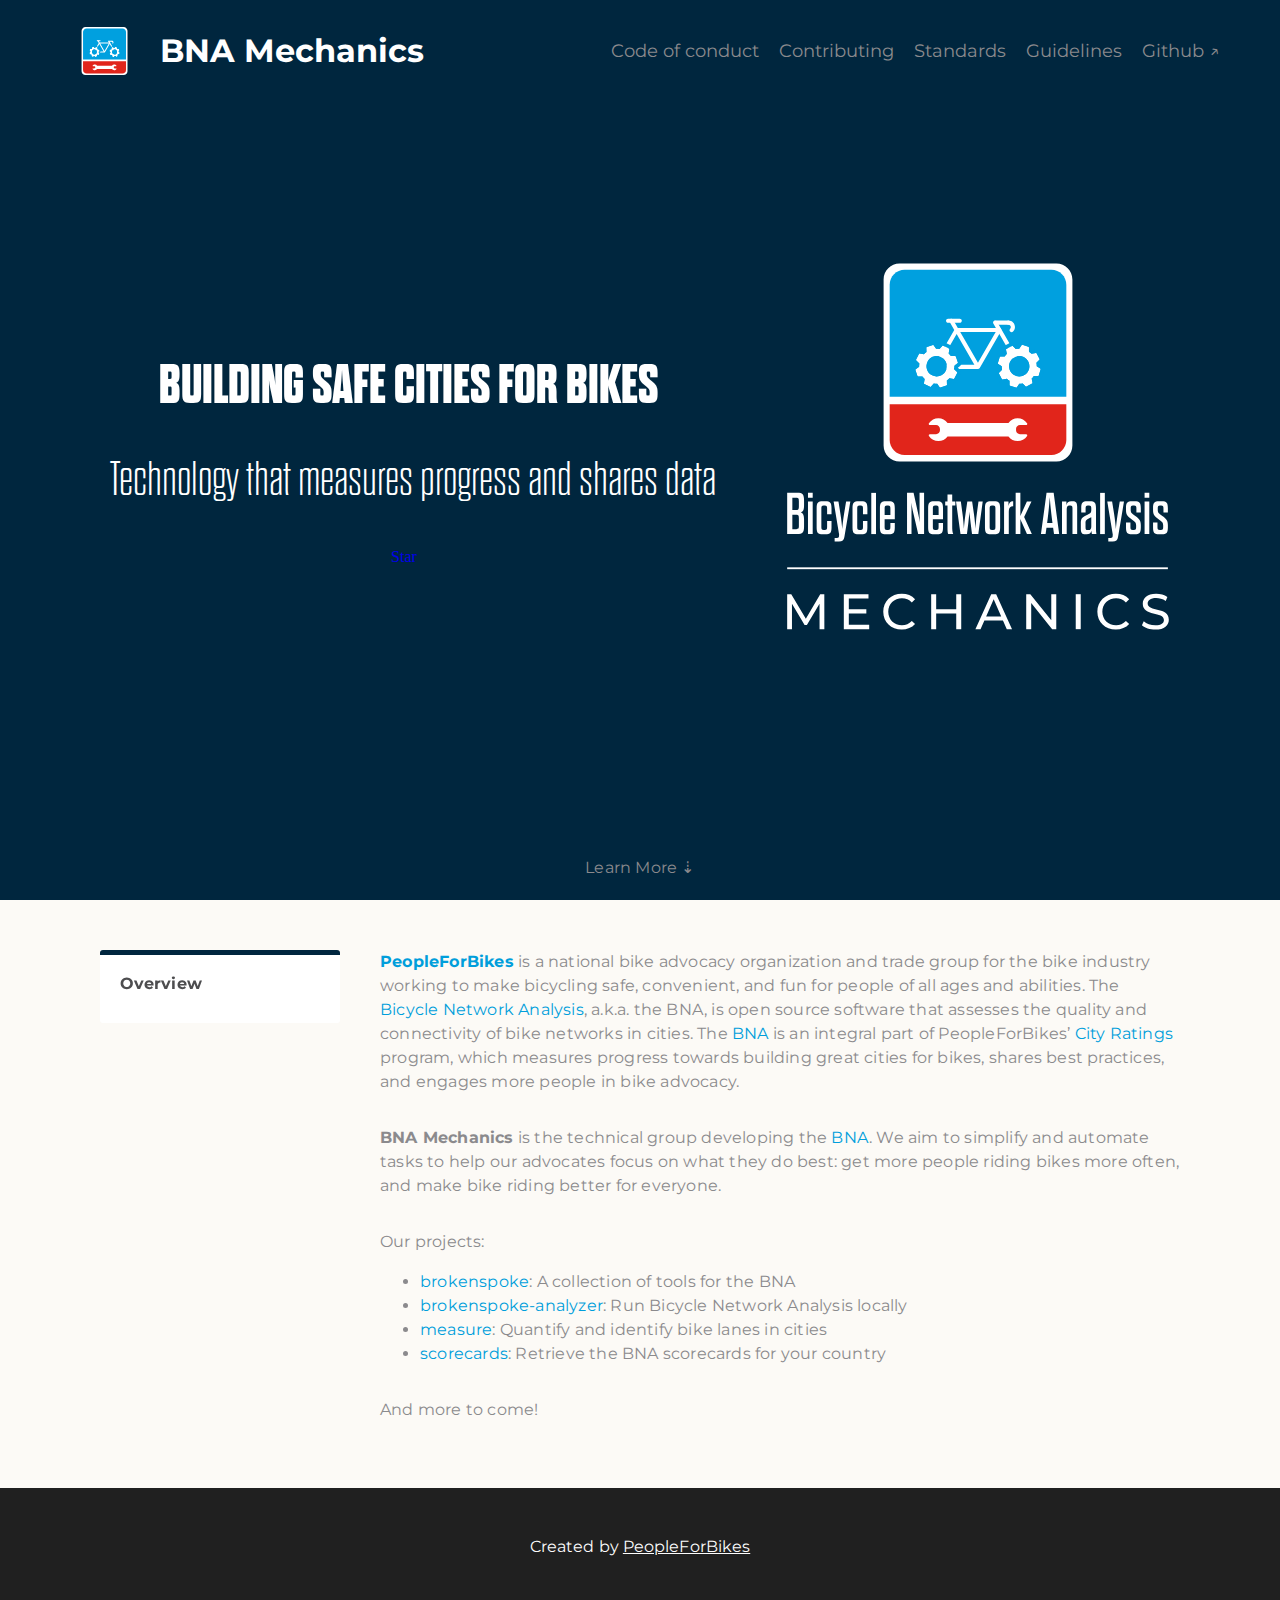
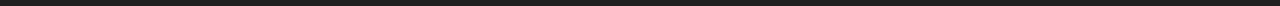
<file: index.html>
<!DOCTYPE html>
<html lang="en">

<head>
  <meta charset="UTF-8">
  <title>BNA Mechanics</title>
  <meta name="viewport" content="width=device-width, initial-scale=1, shrink-to-fit=no">
  
<link rel="apple-touch-icon" sizes="180x180" href="/apple-touch-icon.png">
<link rel="icon" type="image/png" sizes="32x32" href="/favicon-32x32.png">
<link rel="icon" type="image/png" sizes="16x16" href="/favicon-16x16.png">
<link rel="manifest" href="/site.webmanifest">
<link rel="mask-icon" href="/safari-pinned-tab.svg" color="#5bbad5">
<meta name="msapplication-TileColor" content="#da532c">
<meta name="theme-color" content="#ffffff">

  <style>
  :root {
    /* Body fonts */
    --fonts-body: Montserrat, "Open Sans", Helvetica, Arial, sans-serif;
    /* Headline fonts */
    --fonts-headlines: "Dharma Gothic E";
    /* Primary theme color */
    --primary-color: #00263E;
    /* Primary theme text color */
    --primary-text-color: #8B8A8D;
    /* Primary theme link color */
    --primary-link-color: #009EDB;
    /* Secondary color: the background body color */
    --secondary-color: #fcfaf6;
    --secondary-text-color: #4D4D4F;
    /* Highlight text color of table of content */
    --toc-highlight-text-color: #D71920;
  }
</style>

  
<link rel="preconnect" href="https://fonts.googleapis.com">
<link rel="preconnect" href="https://fonts.gstatic.com" crossorigin>
<link href="https://fonts.googleapis.com/css?family=Montserrat:Light,400,500,600&display=swap" rel="stylesheet">

  <link rel="stylesheet" href="/normalize.css">
  <link rel="stylesheet" href="https://peopleforbikes.github.io/juice.css">
</head>

<body>
  

  <header class="pos-absolute" style="background-color: transparent">
    

<a href="https:&#x2F;&#x2F;peopleforbikes.github.io&#x2F;">
    <div class="logo">
        <img src="https://peopleforbikes.github.io/BNA Mechanics logo-small.svg" alt="logo">
        BNA Mechanics
    </div>
</a>

<nav>
    
    <a class="nav-item subtitle-text" href="https:&#x2F;&#x2F;peopleforbikes.github.io&#x2F;code-of-conduct&#x2F;">Code of conduct</a>
    
    <a class="nav-item subtitle-text" href="https:&#x2F;&#x2F;peopleforbikes.github.io&#x2F;contributing&#x2F;">Contributing</a>
    
    <a class="nav-item subtitle-text" href="https:&#x2F;&#x2F;peopleforbikes.github.io&#x2F;standards&#x2F;">Standards</a>
    
    <a class="nav-item subtitle-text" href="https:&#x2F;&#x2F;peopleforbikes.github.io&#x2F;guidelines&#x2F;">Guidelines</a>
    
    
        
        <a class="nav-item subtitle-text" href="https:&#x2F;&#x2F;github.com&#x2F;PeopleForBikes">Github ↗</a>
        
    
</nav>

  </header>

  <div class="hero">
    
<script async defer src="https://buttons.github.io/buttons.js"></script>
<section class="text-center welcome">
  <h1 class="heading-text">Building safe cities for bikes</h1>
  <h3 class="title-text">
    Technology that measures progress and shares data
  </h3>
  <p>
    <a class="github-button" href="https://github.com/PeopleForBikes/PeopleForBikes.github.io" data-size="large"
      data-show-count="true" aria-label="Star PeopleForBikes/PeopleForBikes.github.io on GitHub">Star</a>
  </p>
</section>
<img class="hero-image" style="width: 35%" src="https://peopleforbikes.github.io/BNA Mechanics logo-03.svg">

<div class="explore-more text" onclick="document.getElementById('main').scrollIntoView({behavior: 'smooth'})">Learn
  More ⇣</div>

  </div>

  

  <main id="main">
    
    
    
    
    
    <div class="toc">
      <div class="toc-sticky">
        
        <div class="toc-item">
          <a class="subtext" href="https://peopleforbikes.github.io/#overview">Overview</a>
        </div>
        
        
      </div>
    </div>
    
    

    <div class="content text">
      
<h1 id="overview">Overview</h1>
<p><strong><a href="https://www.peopleforbikes.org/">PeopleForBikes</a></strong> is a national bike advocacy organization and trade group
for the bike industry working to make bicycling safe, convenient, and fun for
people of all ages and abilities. The <a href="https://bna.peopleforbikes.org/">Bicycle Network Analysis</a>, a.k.a. the
BNA, is open source software that assesses the quality and connectivity of bike
networks in cities. The <a href="https://bna.peopleforbikes.org/">BNA</a> is an integral part of PeopleForBikes’ <a href="https://cityratings.peopleforbikes.org/">City
Ratings</a> program, which measures progress towards building great cities for
bikes, shares best practices, and engages more people in bike advocacy.</p>
<p><strong>BNA Mechanics</strong> is the technical group developing the <a href="https://bna.peopleforbikes.org/">BNA</a>. We aim to
simplify and automate tasks to help our advocates focus on what they do best:
get more people riding bikes more often, and make bike riding better for
everyone.</p>
<p>Our projects:</p>
<ul>
<li><a href="https://peopleforbikes.github.io/brokenspoke/">brokenspoke</a>: A collection of tools for the BNA</li>
<li><a href="https://peopleforbikes.github.io/brokenspoke-analyzer/">brokenspoke-analyzer</a>: Run Bicycle Network Analysis locally</li>
<li><a href="https://github.com/PeopleForBikes/measure">measure</a>: Quantify and identify bike lanes in cities</li>
<li><a href="https://peopleforbikes.github.io/scorecards/">scorecards</a>: Retrieve the BNA scorecards for your country</li>
</ul>
<p>And more to come!</p>


    </div>

    
    
  </main>

  
<footer>
  <small class="subtext">
    Created by <a href="https://www.peopleforbikes.org/">PeopleForBikes</a>
  </small>
</footer>

</body>
<script>
  function highlightNav(heading) {
    let pathname = location.pathname;
    document.querySelectorAll(".toc a").forEach((item) => {
      item.classList.remove("active");
    });
    document.querySelector(".toc a[href$='" + pathname + "#" + heading + "']").classList.add("active");
  }

  let currentHeading = "";
  window.onscroll = function () {
    let h = document.querySelectorAll("h1,h2,h3,h4,h5,h6");
    let elementArr = [];

    h.forEach(item => {
      if (item.id !== "") {
        elementArr[item.id] = item.getBoundingClientRect().top;
      }
    });
    elementArr.sort();
    for (let key in elementArr) {
      if (!elementArr.hasOwnProperty(key)) {
        continue;
      }
      if (elementArr[key] > 0 && elementArr[key] < 300) {
        if (currentHeading !== key) {
          highlightNav(key);
          currentHeading = key;
        }
        break;
      }
    }
  }
</script>

</html>
</file>
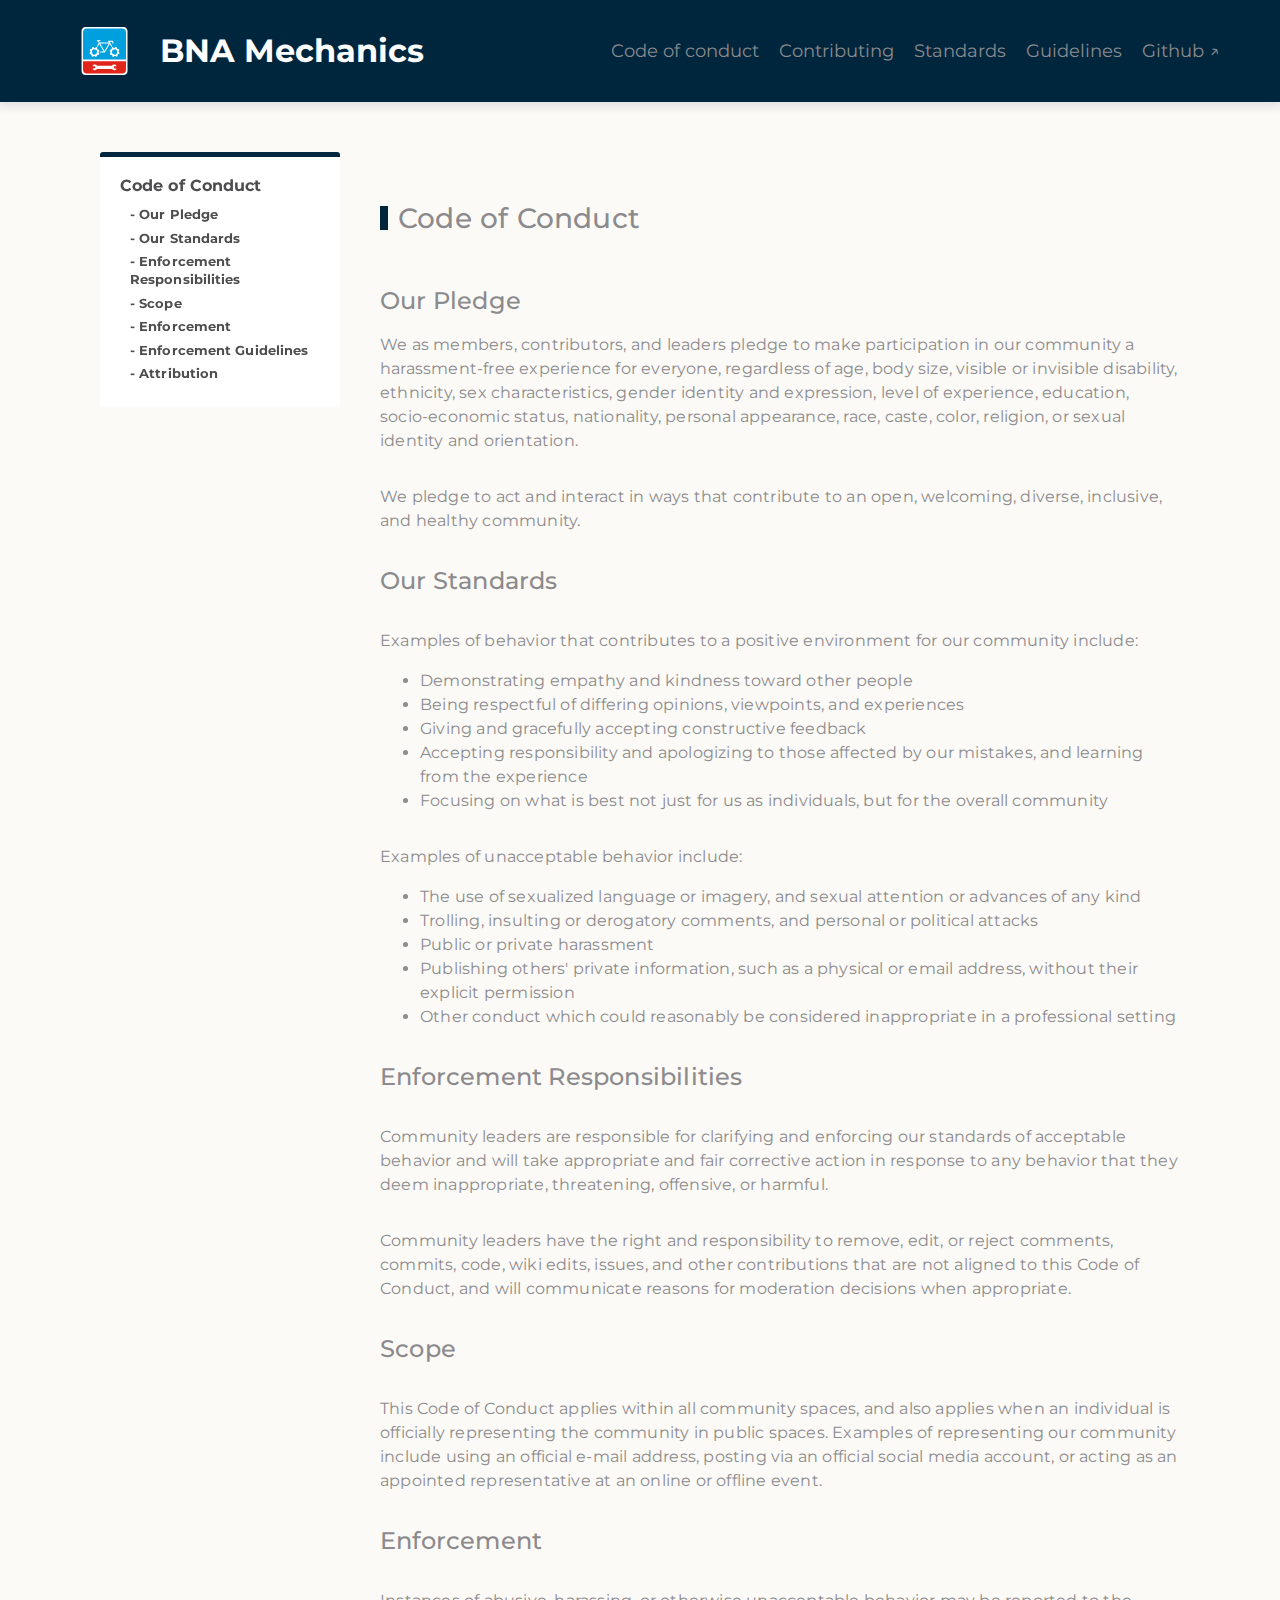
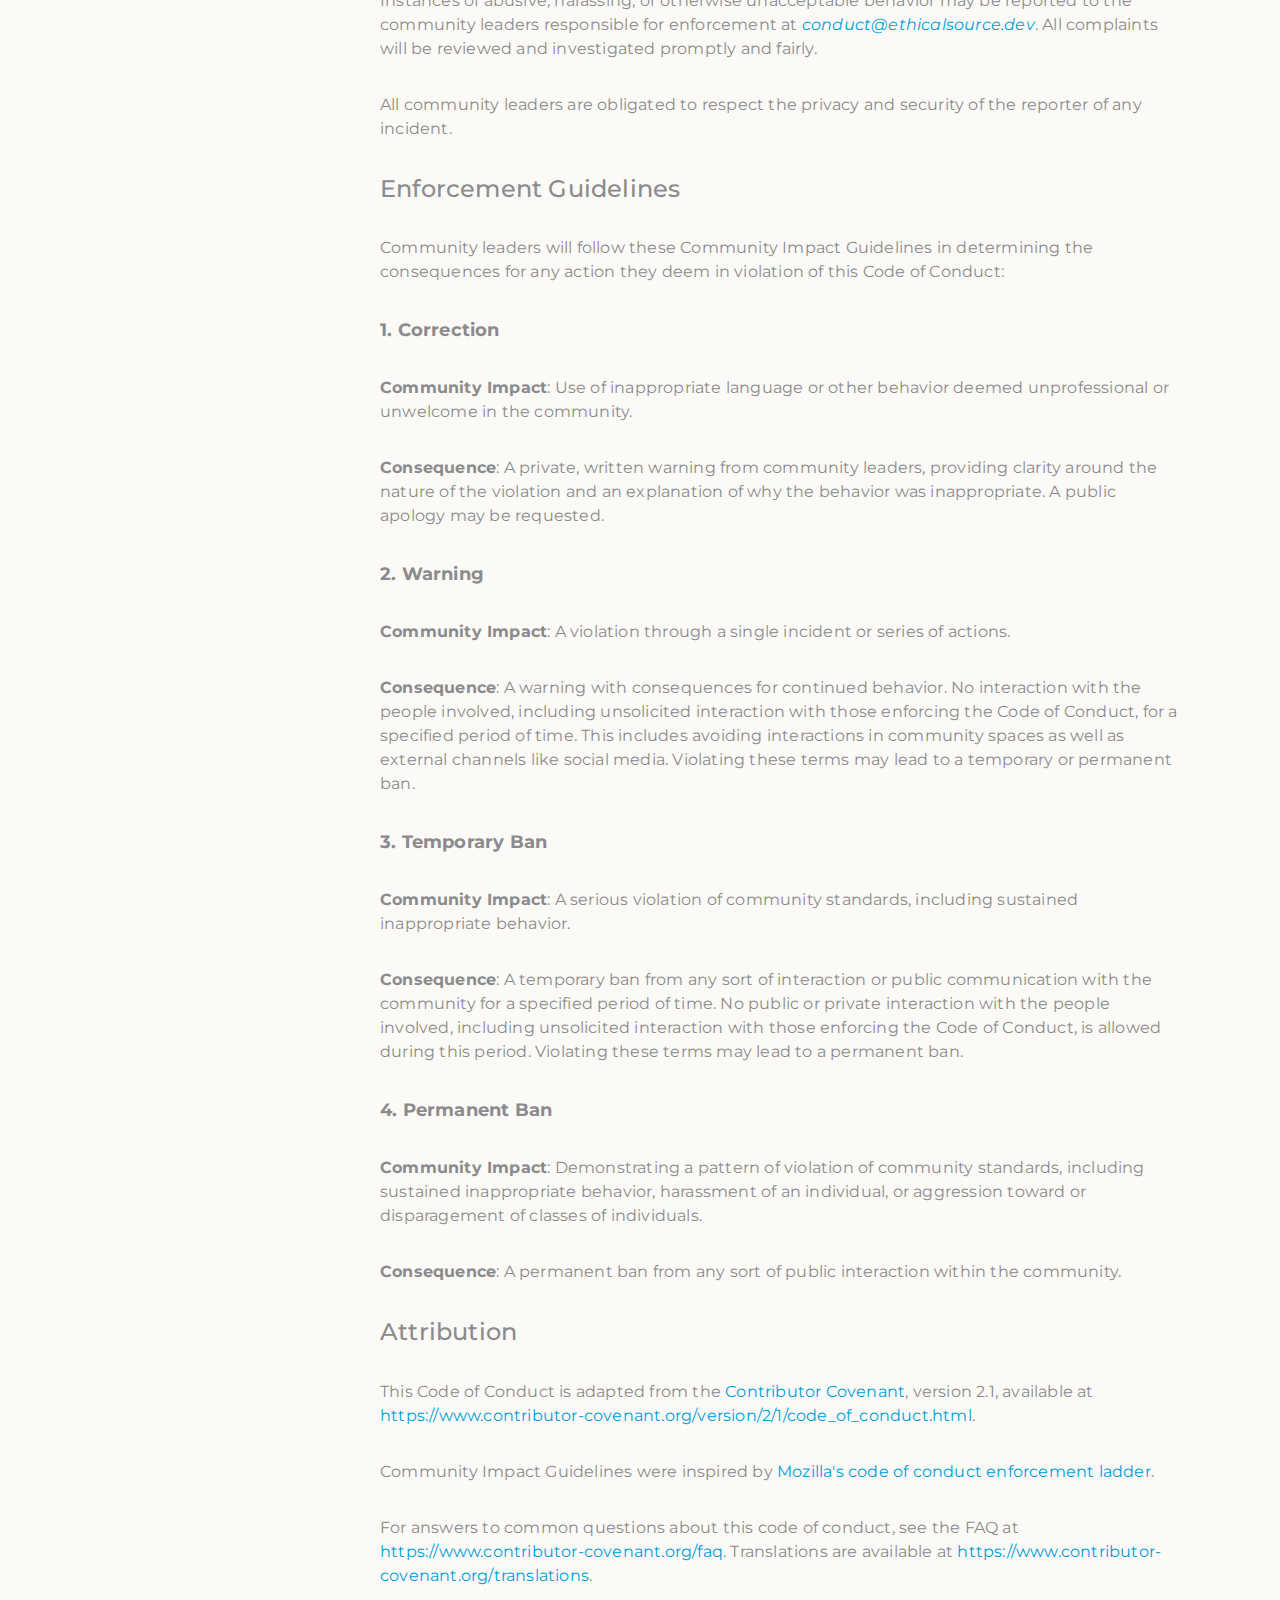
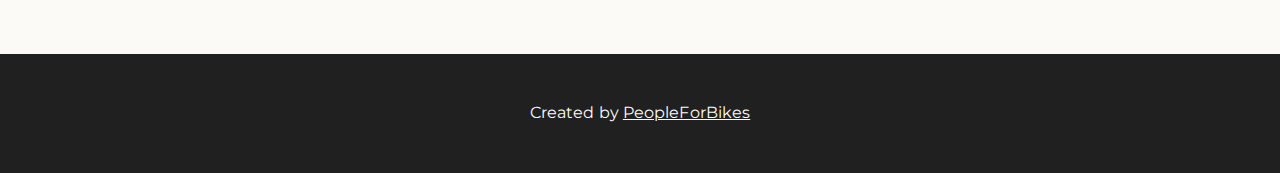
<file: code-of-conduct/index.html>
<!DOCTYPE html>
<html lang="en">

<head>
  <meta charset="UTF-8">
  <title>Code of conduct | BNA Mechanics </title>
  <meta name="viewport" content="width=device-width, initial-scale=1, shrink-to-fit=no">
  
<link rel="apple-touch-icon" sizes="180x180" href="/apple-touch-icon.png">
<link rel="icon" type="image/png" sizes="32x32" href="/favicon-32x32.png">
<link rel="icon" type="image/png" sizes="16x16" href="/favicon-16x16.png">
<link rel="manifest" href="/site.webmanifest">
<link rel="mask-icon" href="/safari-pinned-tab.svg" color="#5bbad5">
<meta name="msapplication-TileColor" content="#da532c">
<meta name="theme-color" content="#ffffff">

  <style>
  :root {
    /* Body fonts */
    --fonts-body: Montserrat, "Open Sans", Helvetica, Arial, sans-serif;
    /* Headline fonts */
    --fonts-headlines: "Dharma Gothic E";
    /* Primary theme color */
    --primary-color: #00263E;
    /* Primary theme text color */
    --primary-text-color: #8B8A8D;
    /* Primary theme link color */
    --primary-link-color: #009EDB;
    /* Secondary color: the background body color */
    --secondary-color: #fcfaf6;
    --secondary-text-color: #4D4D4F;
    /* Highlight text color of table of content */
    --toc-highlight-text-color: #D71920;
  }
</style>

  
<link rel="preconnect" href="https://fonts.googleapis.com">
<link rel="preconnect" href="https://fonts.gstatic.com" crossorigin>
<link href="https://fonts.googleapis.com/css?family=Montserrat:Light,400,500,600&display=swap" rel="stylesheet">

  <link rel="stylesheet" href="/normalize.css">
  <link rel="stylesheet" href="https://peopleforbikes.github.io/juice.css">
</head>

<body>
  
<header class="box-shadow">
    

<a href="https:&#x2F;&#x2F;peopleforbikes.github.io&#x2F;">
    <div class="logo">
        <img src="https://peopleforbikes.github.io/BNA Mechanics logo-small.svg" alt="logo">
        BNA Mechanics
    </div>
</a>

<nav>
    
    <a class="nav-item subtitle-text" href="https:&#x2F;&#x2F;peopleforbikes.github.io&#x2F;code-of-conduct&#x2F;">Code of conduct</a>
    
    <a class="nav-item subtitle-text" href="https:&#x2F;&#x2F;peopleforbikes.github.io&#x2F;contributing&#x2F;">Contributing</a>
    
    <a class="nav-item subtitle-text" href="https:&#x2F;&#x2F;peopleforbikes.github.io&#x2F;standards&#x2F;">Standards</a>
    
    <a class="nav-item subtitle-text" href="https:&#x2F;&#x2F;peopleforbikes.github.io&#x2F;guidelines&#x2F;">Guidelines</a>
    
    
        
        <a class="nav-item subtitle-text" href="https:&#x2F;&#x2F;github.com&#x2F;PeopleForBikes">Github ↗</a>
        
    
</nav>

</header>


  <main id="main">
    
    
    
    
    
    <div class="toc">
      <div class="toc-sticky">
        
        <div class="toc-item">
          <a class="subtext" href="https://peopleforbikes.github.io/code-of-conduct/#code-of-conduct">Code of Conduct</a>
        </div>
        
        
        <div class="toc-item-child">
          <a class="subtext" href="https://peopleforbikes.github.io/code-of-conduct/#our-pledge"><small>- Our Pledge</small></a>
        </div>
        
        <div class="toc-item-child">
          <a class="subtext" href="https://peopleforbikes.github.io/code-of-conduct/#our-standards"><small>- Our Standards</small></a>
        </div>
        
        <div class="toc-item-child">
          <a class="subtext" href="https://peopleforbikes.github.io/code-of-conduct/#enforcement-responsibilities"><small>- Enforcement Responsibilities</small></a>
        </div>
        
        <div class="toc-item-child">
          <a class="subtext" href="https://peopleforbikes.github.io/code-of-conduct/#scope"><small>- Scope</small></a>
        </div>
        
        <div class="toc-item-child">
          <a class="subtext" href="https://peopleforbikes.github.io/code-of-conduct/#enforcement"><small>- Enforcement</small></a>
        </div>
        
        <div class="toc-item-child">
          <a class="subtext" href="https://peopleforbikes.github.io/code-of-conduct/#enforcement-guidelines"><small>- Enforcement Guidelines</small></a>
        </div>
        
        <div class="toc-item-child">
          <a class="subtext" href="https://peopleforbikes.github.io/code-of-conduct/#attribution"><small>- Attribution</small></a>
        </div>
        
        
        
      </div>
    </div>
    
    

    <div class="content text">
      
<div class="heading-text"></div>
<h1 id="code-of-conduct">Code of Conduct</h1>
<h2 id="our-pledge">Our Pledge</h2>
<p>We as members, contributors, and leaders pledge to make participation in our
community a harassment-free experience for everyone, regardless of age, body
size, visible or invisible disability, ethnicity, sex characteristics, gender
identity and expression, level of experience, education, socio-economic status,
nationality, personal appearance, race, caste, color, religion, or sexual
identity and orientation.</p>
<p>We pledge to act and interact in ways that contribute to an open, welcoming,
diverse, inclusive, and healthy community.</p>
<h2 id="our-standards">Our Standards</h2>
<p>Examples of behavior that contributes to a positive environment for our
community include:</p>
<ul>
<li>Demonstrating empathy and kindness toward other people</li>
<li>Being respectful of differing opinions, viewpoints, and experiences</li>
<li>Giving and gracefully accepting constructive feedback</li>
<li>Accepting responsibility and apologizing to those affected by our mistakes,
and learning from the experience</li>
<li>Focusing on what is best not just for us as individuals, but for the overall
community</li>
</ul>
<p>Examples of unacceptable behavior include:</p>
<ul>
<li>The use of sexualized language or imagery, and sexual attention or advances of
any kind</li>
<li>Trolling, insulting or derogatory comments, and personal or political attacks</li>
<li>Public or private harassment</li>
<li>Publishing others' private information, such as a physical or email address,
without their explicit permission</li>
<li>Other conduct which could reasonably be considered inappropriate in a
professional setting</li>
</ul>
<h2 id="enforcement-responsibilities">Enforcement Responsibilities</h2>
<p>Community leaders are responsible for clarifying and enforcing our standards of
acceptable behavior and will take appropriate and fair corrective action in
response to any behavior that they deem inappropriate, threatening, offensive,
or harmful.</p>
<p>Community leaders have the right and responsibility to remove, edit, or reject
comments, commits, code, wiki edits, issues, and other contributions that are
not aligned to this Code of Conduct, and will communicate reasons for moderation
decisions when appropriate.</p>
<h2 id="scope">Scope</h2>
<p>This Code of Conduct applies within all community spaces, and also applies when
an individual is officially representing the community in public spaces.
Examples of representing our community include using an official e-mail address,
posting via an official social media account, or acting as an appointed
representative at an online or offline event.</p>
<h2 id="enforcement">Enforcement</h2>
<p>Instances of abusive, harassing, or otherwise unacceptable behavior may be
reported to the community leaders responsible for enforcement at
<em><a href="mailto:conduct@ethicalsource.dev">conduct@ethicalsource.dev</a></em>. All complaints will be reviewed and investigated
promptly and fairly.</p>
<p>All community leaders are obligated to respect the privacy and security of the
reporter of any incident.</p>
<h2 id="enforcement-guidelines">Enforcement Guidelines</h2>
<p>Community leaders will follow these Community Impact Guidelines in determining
the consequences for any action they deem in violation of this Code of Conduct:</p>
<h3 id="1-correction">1. Correction</h3>
<p><strong>Community Impact</strong>: Use of inappropriate language or other behavior deemed
unprofessional or unwelcome in the community.</p>
<p><strong>Consequence</strong>: A private, written warning from community leaders, providing
clarity around the nature of the violation and an explanation of why the
behavior was inappropriate. A public apology may be requested.</p>
<h3 id="2-warning">2. Warning</h3>
<p><strong>Community Impact</strong>: A violation through a single incident or series of
actions.</p>
<p><strong>Consequence</strong>: A warning with consequences for continued behavior. No
interaction with the people involved, including unsolicited interaction with
those enforcing the Code of Conduct, for a specified period of time. This
includes avoiding interactions in community spaces as well as external channels
like social media. Violating these terms may lead to a temporary or permanent
ban.</p>
<h3 id="3-temporary-ban">3. Temporary Ban</h3>
<p><strong>Community Impact</strong>: A serious violation of community standards, including
sustained inappropriate behavior.</p>
<p><strong>Consequence</strong>: A temporary ban from any sort of interaction or public
communication with the community for a specified period of time. No public or
private interaction with the people involved, including unsolicited interaction
with those enforcing the Code of Conduct, is allowed during this period.
Violating these terms may lead to a permanent ban.</p>
<h3 id="4-permanent-ban">4. Permanent Ban</h3>
<p><strong>Community Impact</strong>: Demonstrating a pattern of violation of community
standards, including sustained inappropriate behavior, harassment of an
individual, or aggression toward or disparagement of classes of individuals.</p>
<p><strong>Consequence</strong>: A permanent ban from any sort of public interaction within the
community.</p>
<h2 id="attribution">Attribution</h2>
<p>This Code of Conduct is adapted from the <a href="https://www.contributor-covenant.org">Contributor Covenant</a>,
version 2.1, available at
<a href="https://www.contributor-covenant.org/version/2/1/code_of_conduct.html">https://www.contributor-covenant.org/version/2/1/code_of_conduct.html</a>.</p>
<p>Community Impact Guidelines were inspired by <a href="https://github.com/mozilla/diversity">Mozilla's code of conduct
enforcement ladder</a>.</p>
<p>For answers to common questions about this code of conduct, see the FAQ at
<a href="https://www.contributor-covenant.org/faq">https://www.contributor-covenant.org/faq</a>. Translations are available at
<a href="https://www.contributor-covenant.org/translations">https://www.contributor-covenant.org/translations</a>.</p>


    </div>

    
    
  </main>

  
<footer>
  <small class="subtext">
    Created by <a href="https://www.peopleforbikes.org/">PeopleForBikes</a>
  </small>
</footer>

</body>
<script>
  function highlightNav(heading) {
    let pathname = location.pathname;
    document.querySelectorAll(".toc a").forEach((item) => {
      item.classList.remove("active");
    });
    document.querySelector(".toc a[href$='" + pathname + "#" + heading + "']").classList.add("active");
  }

  let currentHeading = "";
  window.onscroll = function () {
    let h = document.querySelectorAll("h1,h2,h3,h4,h5,h6");
    let elementArr = [];

    h.forEach(item => {
      if (item.id !== "") {
        elementArr[item.id] = item.getBoundingClientRect().top;
      }
    });
    elementArr.sort();
    for (let key in elementArr) {
      if (!elementArr.hasOwnProperty(key)) {
        continue;
      }
      if (elementArr[key] > 0 && elementArr[key] < 300) {
        if (currentHeading !== key) {
          highlightNav(key);
          currentHeading = key;
        }
        break;
      }
    }
  }
</script>

</html>
</file>
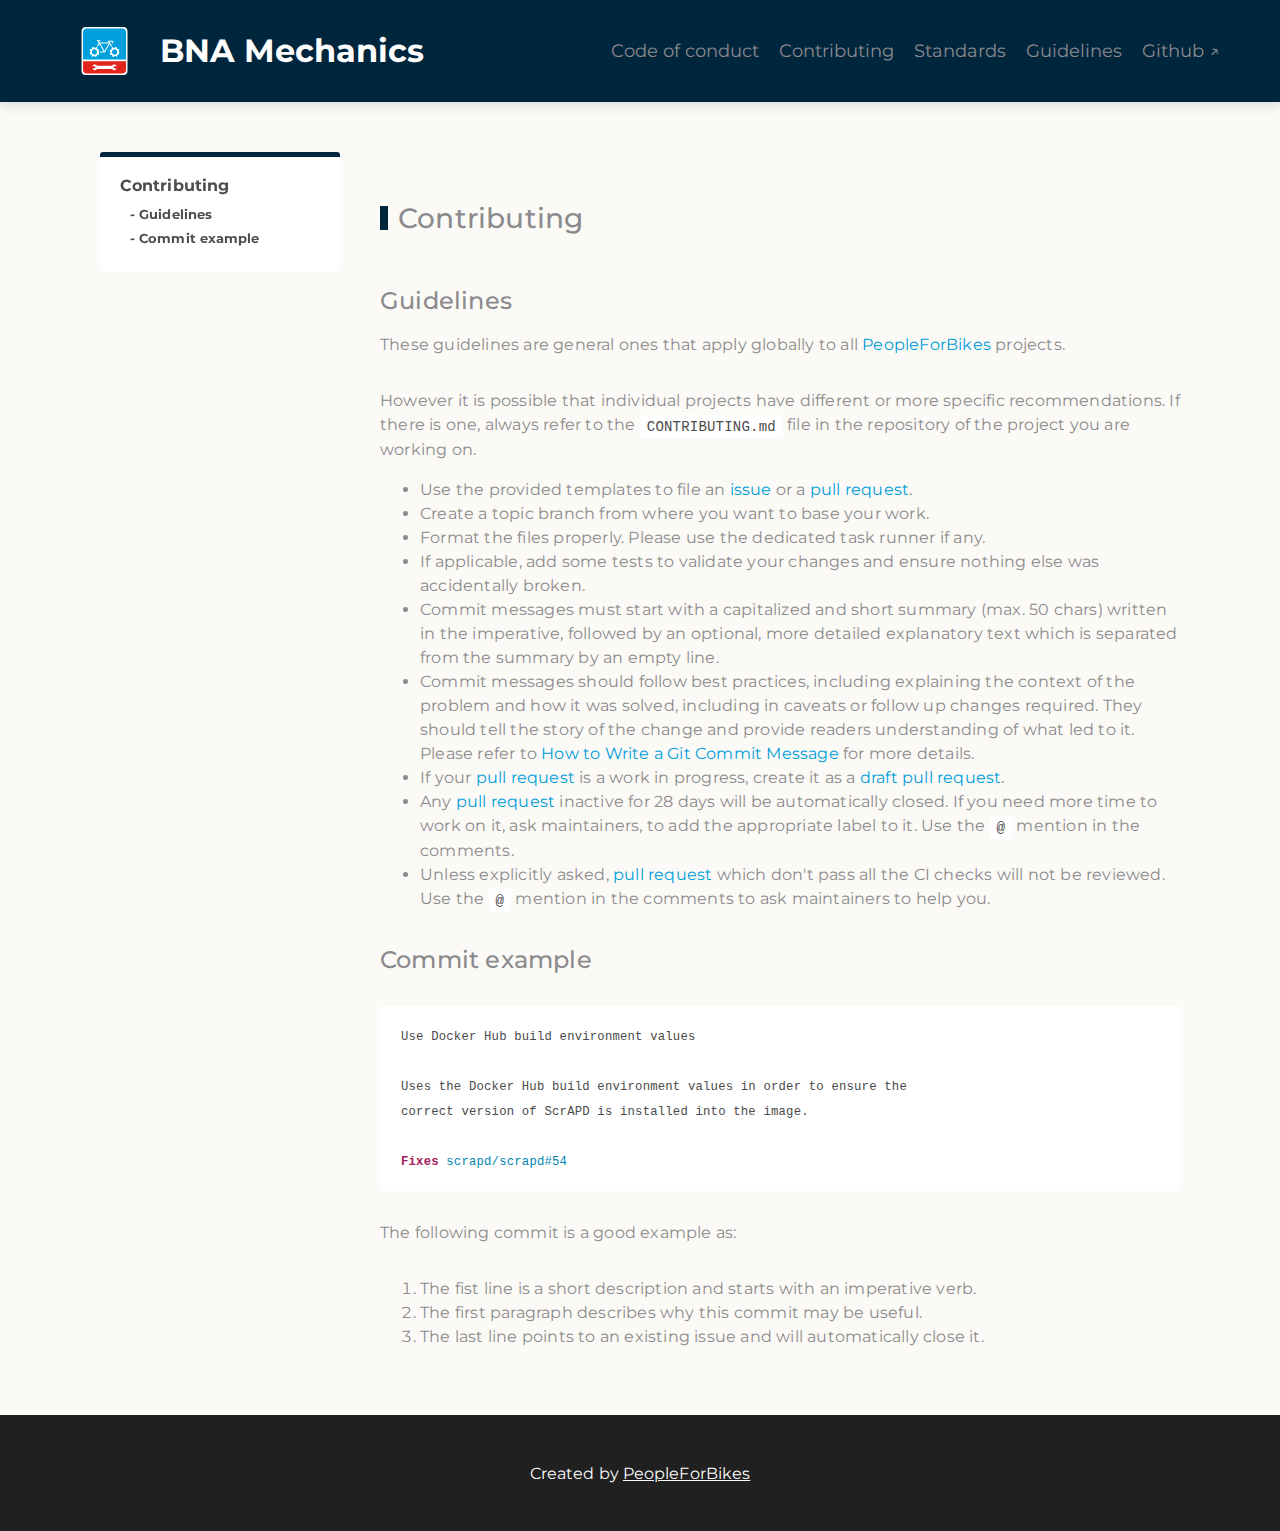
<file: contributing/index.html>
<!DOCTYPE html>
<html lang="en">

<head>
  <meta charset="UTF-8">
  <title>Contributing | BNA Mechanics </title>
  <meta name="viewport" content="width=device-width, initial-scale=1, shrink-to-fit=no">
  
<link rel="apple-touch-icon" sizes="180x180" href="/apple-touch-icon.png">
<link rel="icon" type="image/png" sizes="32x32" href="/favicon-32x32.png">
<link rel="icon" type="image/png" sizes="16x16" href="/favicon-16x16.png">
<link rel="manifest" href="/site.webmanifest">
<link rel="mask-icon" href="/safari-pinned-tab.svg" color="#5bbad5">
<meta name="msapplication-TileColor" content="#da532c">
<meta name="theme-color" content="#ffffff">

  <style>
  :root {
    /* Body fonts */
    --fonts-body: Montserrat, "Open Sans", Helvetica, Arial, sans-serif;
    /* Headline fonts */
    --fonts-headlines: "Dharma Gothic E";
    /* Primary theme color */
    --primary-color: #00263E;
    /* Primary theme text color */
    --primary-text-color: #8B8A8D;
    /* Primary theme link color */
    --primary-link-color: #009EDB;
    /* Secondary color: the background body color */
    --secondary-color: #fcfaf6;
    --secondary-text-color: #4D4D4F;
    /* Highlight text color of table of content */
    --toc-highlight-text-color: #D71920;
  }
</style>

  
<link rel="preconnect" href="https://fonts.googleapis.com">
<link rel="preconnect" href="https://fonts.gstatic.com" crossorigin>
<link href="https://fonts.googleapis.com/css?family=Montserrat:Light,400,500,600&display=swap" rel="stylesheet">

  <link rel="stylesheet" href="/normalize.css">
  <link rel="stylesheet" href="https://peopleforbikes.github.io/juice.css">
</head>

<body>
  
<header class="box-shadow">
    

<a href="https:&#x2F;&#x2F;peopleforbikes.github.io&#x2F;">
    <div class="logo">
        <img src="https://peopleforbikes.github.io/BNA Mechanics logo-small.svg" alt="logo">
        BNA Mechanics
    </div>
</a>

<nav>
    
    <a class="nav-item subtitle-text" href="https:&#x2F;&#x2F;peopleforbikes.github.io&#x2F;code-of-conduct&#x2F;">Code of conduct</a>
    
    <a class="nav-item subtitle-text" href="https:&#x2F;&#x2F;peopleforbikes.github.io&#x2F;contributing&#x2F;">Contributing</a>
    
    <a class="nav-item subtitle-text" href="https:&#x2F;&#x2F;peopleforbikes.github.io&#x2F;standards&#x2F;">Standards</a>
    
    <a class="nav-item subtitle-text" href="https:&#x2F;&#x2F;peopleforbikes.github.io&#x2F;guidelines&#x2F;">Guidelines</a>
    
    
        
        <a class="nav-item subtitle-text" href="https:&#x2F;&#x2F;github.com&#x2F;PeopleForBikes">Github ↗</a>
        
    
</nav>

</header>


  <main id="main">
    
    
    
    
    
    <div class="toc">
      <div class="toc-sticky">
        
        <div class="toc-item">
          <a class="subtext" href="https://peopleforbikes.github.io/contributing/#contributing">Contributing</a>
        </div>
        
        
        <div class="toc-item-child">
          <a class="subtext" href="https://peopleforbikes.github.io/contributing/#guidelines"><small>- Guidelines</small></a>
        </div>
        
        <div class="toc-item-child">
          <a class="subtext" href="https://peopleforbikes.github.io/contributing/#commit-example"><small>- Commit example</small></a>
        </div>
        
        
        
      </div>
    </div>
    
    

    <div class="content text">
      
<div class="heading-text"></div>
<h1 id="contributing">Contributing</h1>
<h2 id="guidelines">Guidelines</h2>
<p>These guidelines are general ones that apply globally to all
<a href="https://github.com/PeopleForBikes/">PeopleForBikes</a> projects.</p>
<p>However it is possible that individual projects have different or more specific
recommendations. If there is one, always refer to the <code>CONTRIBUTING.md</code> file in
the repository of the project you are working on.</p>
<ul>
<li>Use the provided templates to file an <a href="https://github.com/PeopleForBikes/project/issues/new/choose">issue</a> or a <a href="https://github.com/PeopleForBikes/project/pulls">pull request</a>.</li>
<li>Create a topic branch from where you want to base your work.</li>
<li>Format the files properly. Please use the dedicated task runner if any.</li>
<li>If applicable, add some tests to validate your changes and ensure nothing else
was accidentally broken.</li>
<li>Commit messages must start with a capitalized and short summary (max. 50
chars) written in the imperative, followed by an optional, more detailed
explanatory text which is separated from the summary by an empty line.</li>
<li>Commit messages should follow best practices, including explaining the context
of the problem and how it was solved, including in caveats or follow up
changes required. They should tell the story of the change and provide readers
understanding of what led to it. Please refer to <a href="http://chris.beams.io/posts/git-commit">How to Write a Git Commit
Message</a> for more details.</li>
<li>If your <a href="https://github.com/PeopleForBikes/project/pulls">pull request</a> is a work in progress, create it as a <a href="https://github.blog/2019-02-14-introducing-draft-pull-requests/">draft pull
request</a>.</li>
<li>Any <a href="https://github.com/PeopleForBikes/project/pulls">pull request</a> inactive for 28 days will be automatically closed. If you
need more time to work on it, ask maintainers, to add the appropriate label to
it. Use the <code>@</code> mention in the comments.</li>
<li>Unless explicitly asked, <a href="https://github.com/PeopleForBikes/project/pulls">pull request</a> which don't pass all the CI checks
will not be reviewed. Use the <code>@</code> mention in the comments to ask maintainers
to help you.</li>
</ul>
<h2 id="commit-example">Commit example</h2>
<pre data-lang="COMMIT_EDITMSG" style="background-color:#ffffff;color:#323232;" class="language-COMMIT_EDITMSG "><code class="language-COMMIT_EDITMSG" data-lang="COMMIT_EDITMSG"><span>Use Docker Hub build environment values
</span><span>
</span><span>Uses the Docker Hub build environment values in order to ensure the
</span><span>correct version of ScrAPD is installed into the image.
</span><span>
</span><span style="font-weight:bold;color:#a71d5d;">Fixes </span><span style="color:#0086b3;">scrapd/scrapd#54
</span></code></pre>
<p>The following commit is a good example as:</p>
<ol>
<li>The fist line is a short description and starts with an imperative verb.</li>
<li>The first paragraph describes why this commit may be useful.</li>
<li>The last line points to an existing issue and will automatically close it.</li>
</ol>


    </div>

    
    
  </main>

  
<footer>
  <small class="subtext">
    Created by <a href="https://www.peopleforbikes.org/">PeopleForBikes</a>
  </small>
</footer>

</body>
<script>
  function highlightNav(heading) {
    let pathname = location.pathname;
    document.querySelectorAll(".toc a").forEach((item) => {
      item.classList.remove("active");
    });
    document.querySelector(".toc a[href$='" + pathname + "#" + heading + "']").classList.add("active");
  }

  let currentHeading = "";
  window.onscroll = function () {
    let h = document.querySelectorAll("h1,h2,h3,h4,h5,h6");
    let elementArr = [];

    h.forEach(item => {
      if (item.id !== "") {
        elementArr[item.id] = item.getBoundingClientRect().top;
      }
    });
    elementArr.sort();
    for (let key in elementArr) {
      if (!elementArr.hasOwnProperty(key)) {
        continue;
      }
      if (elementArr[key] > 0 && elementArr[key] < 300) {
        if (currentHeading !== key) {
          highlightNav(key);
          currentHeading = key;
        }
        break;
      }
    }
  }
</script>

</html>
</file>
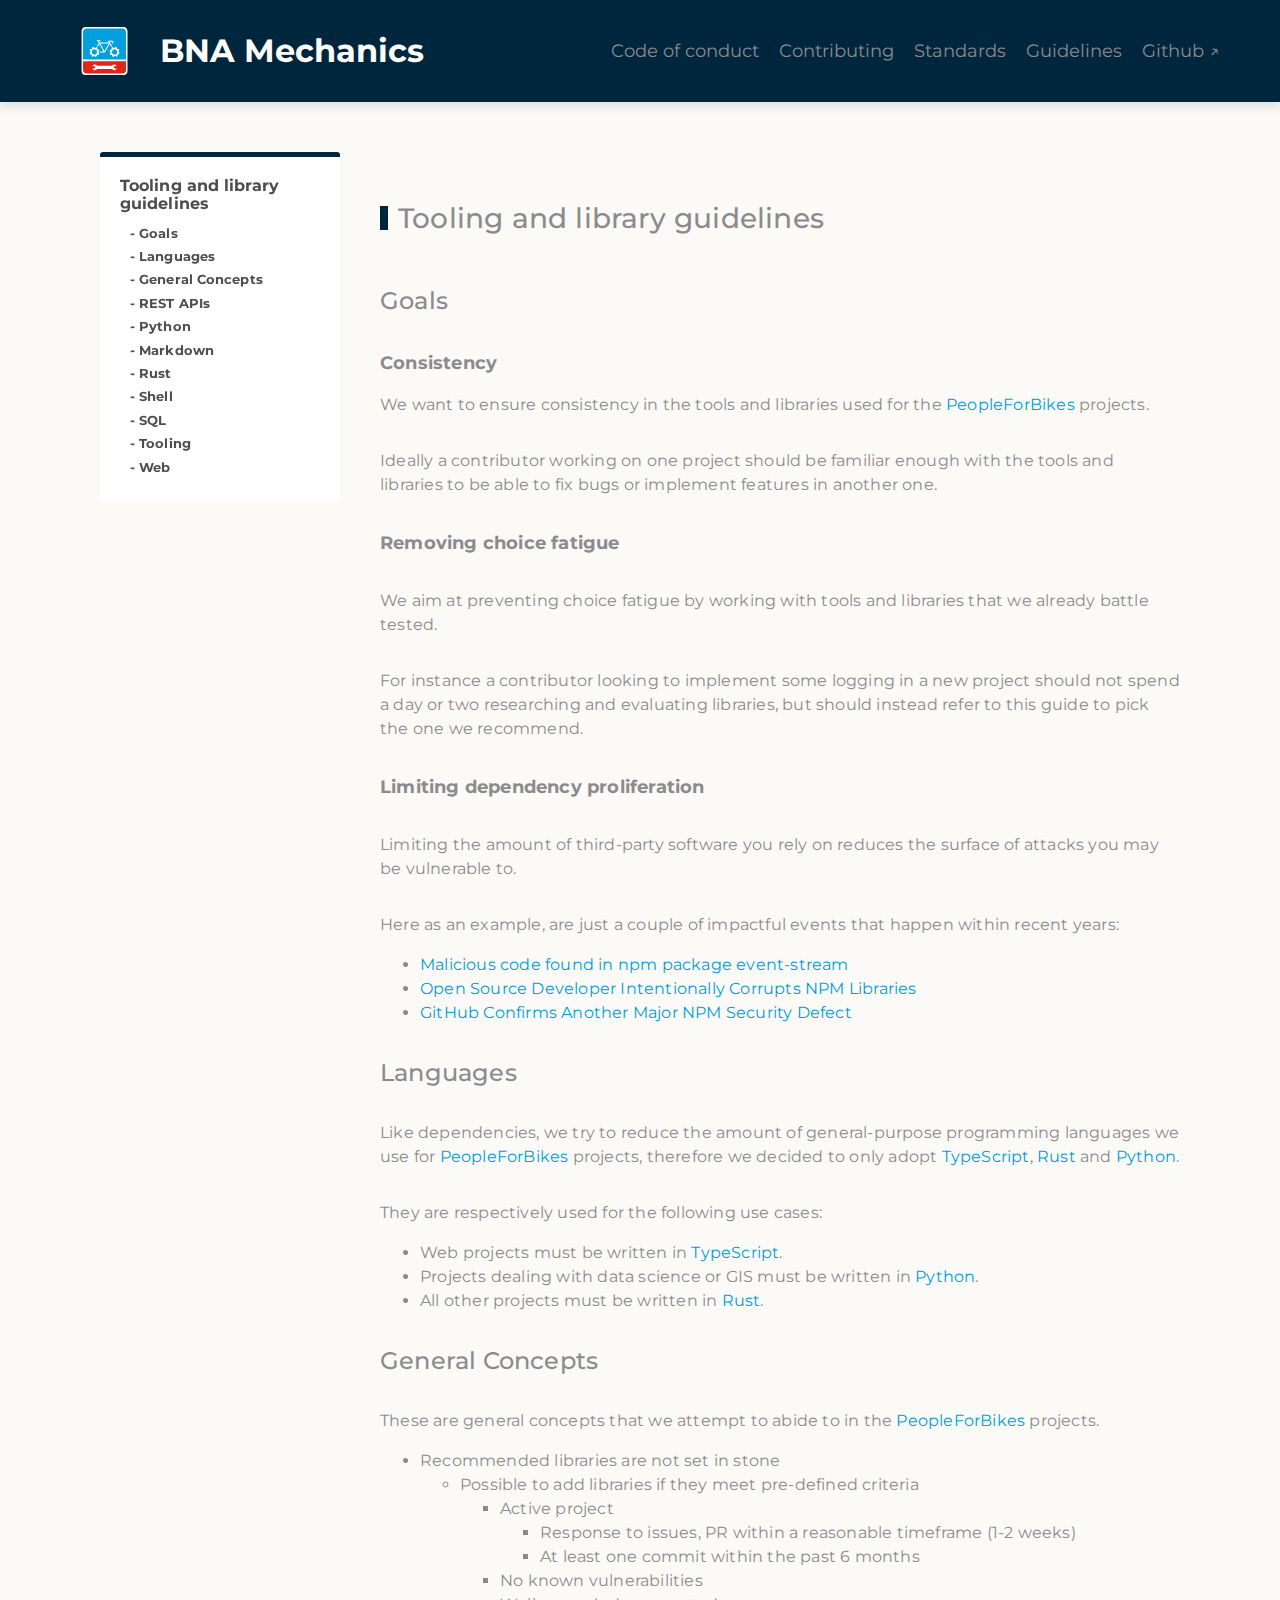
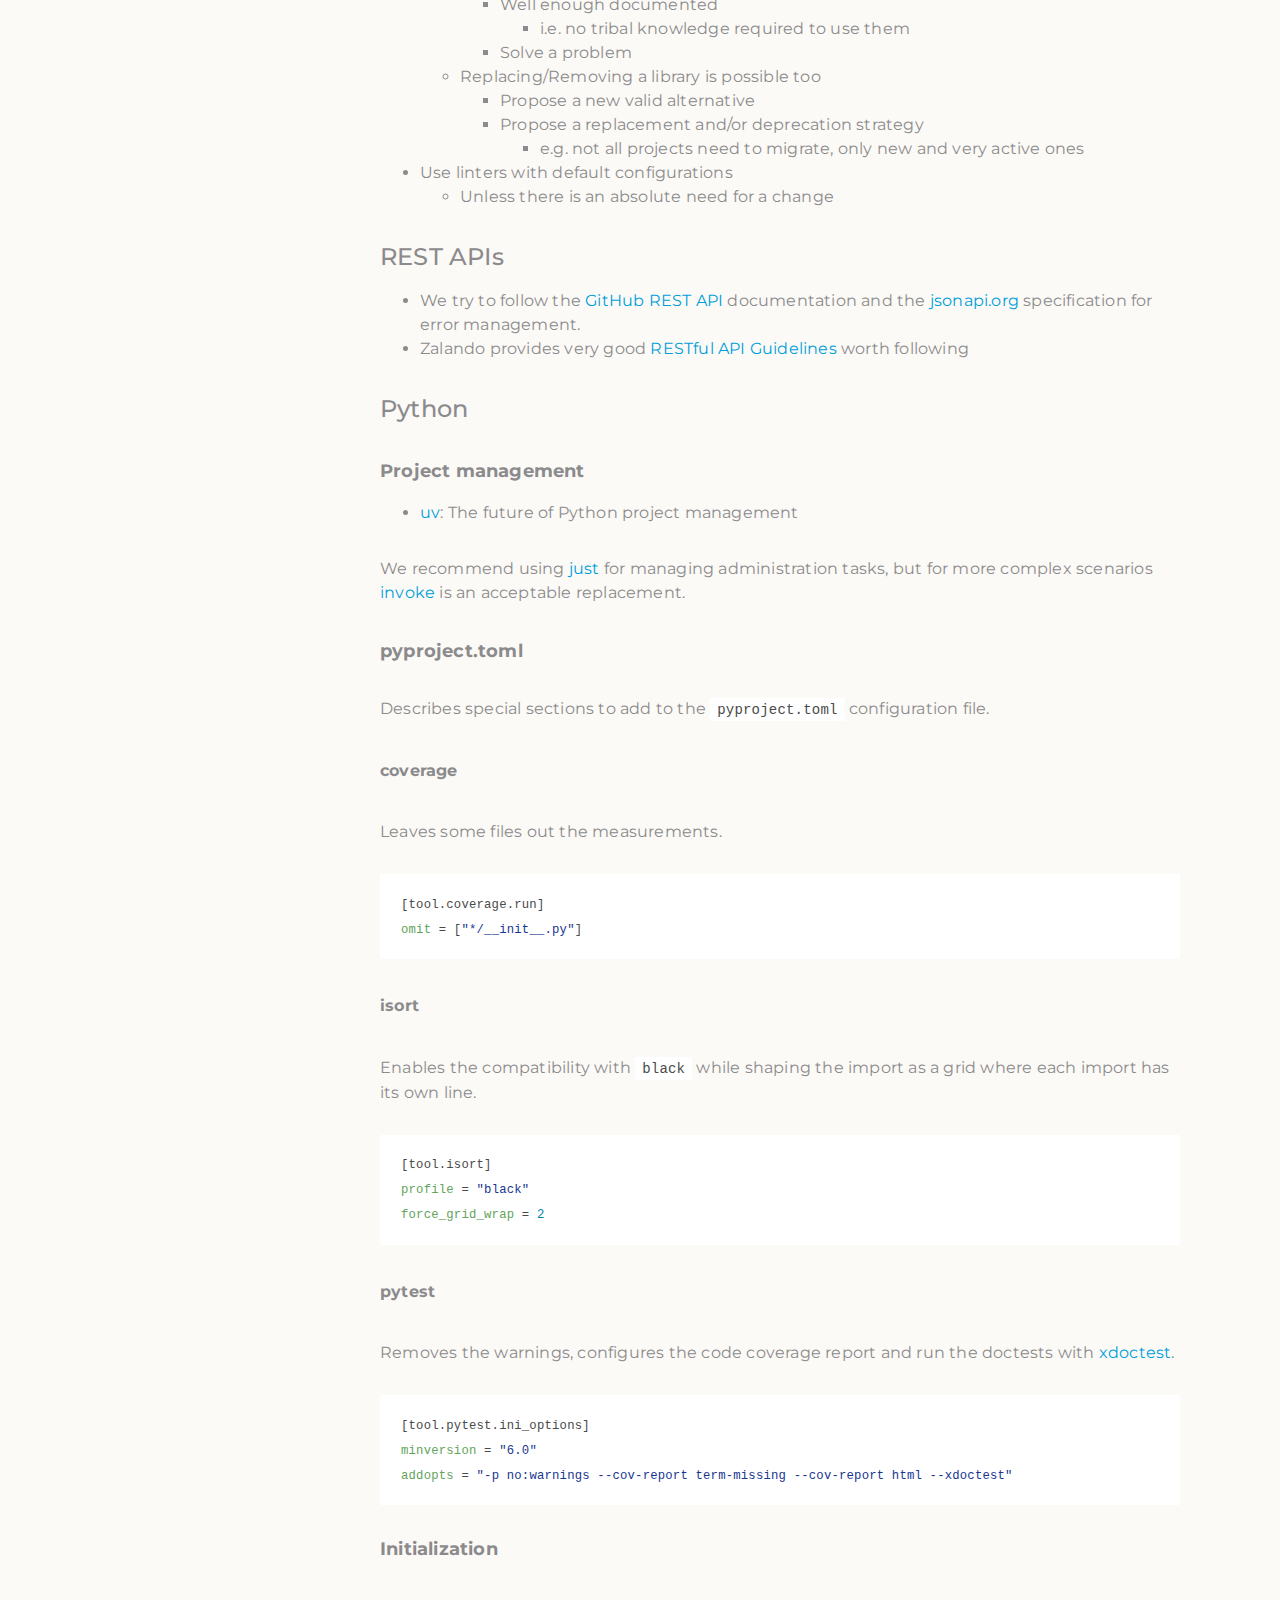
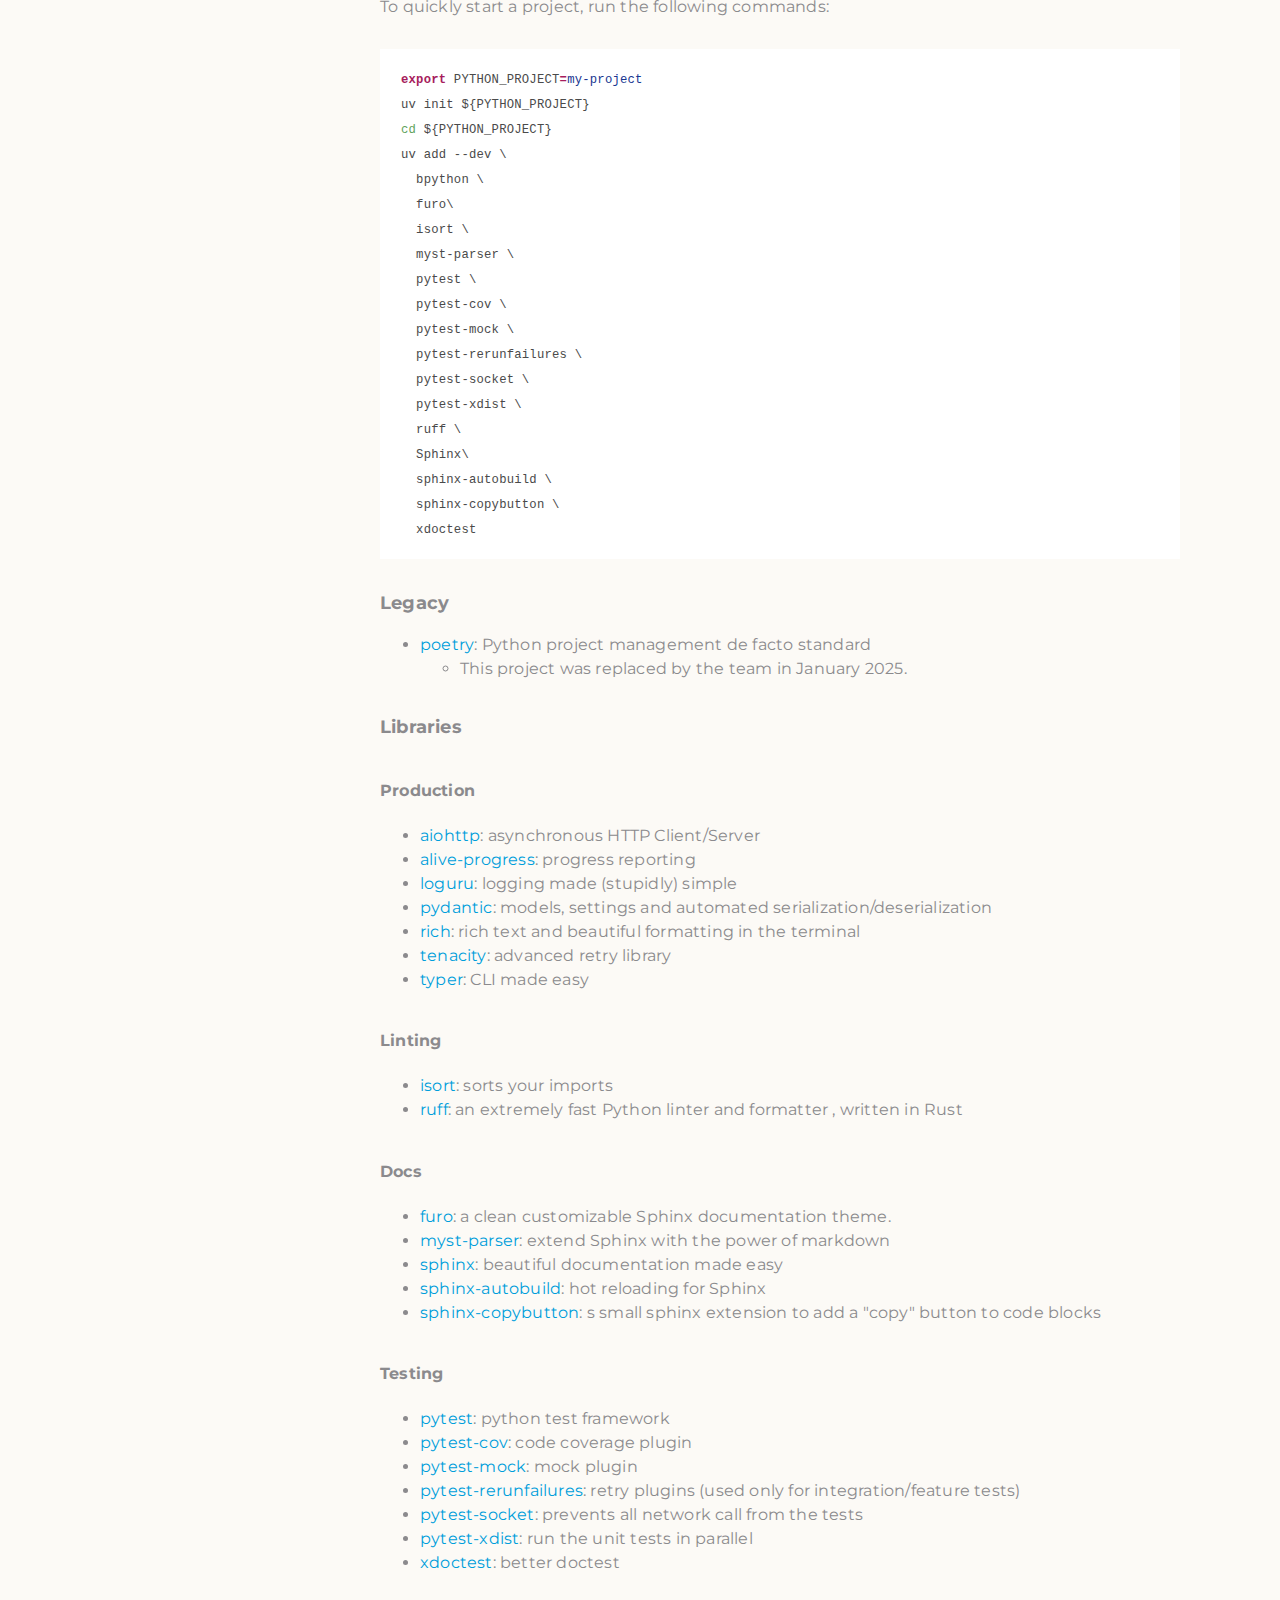
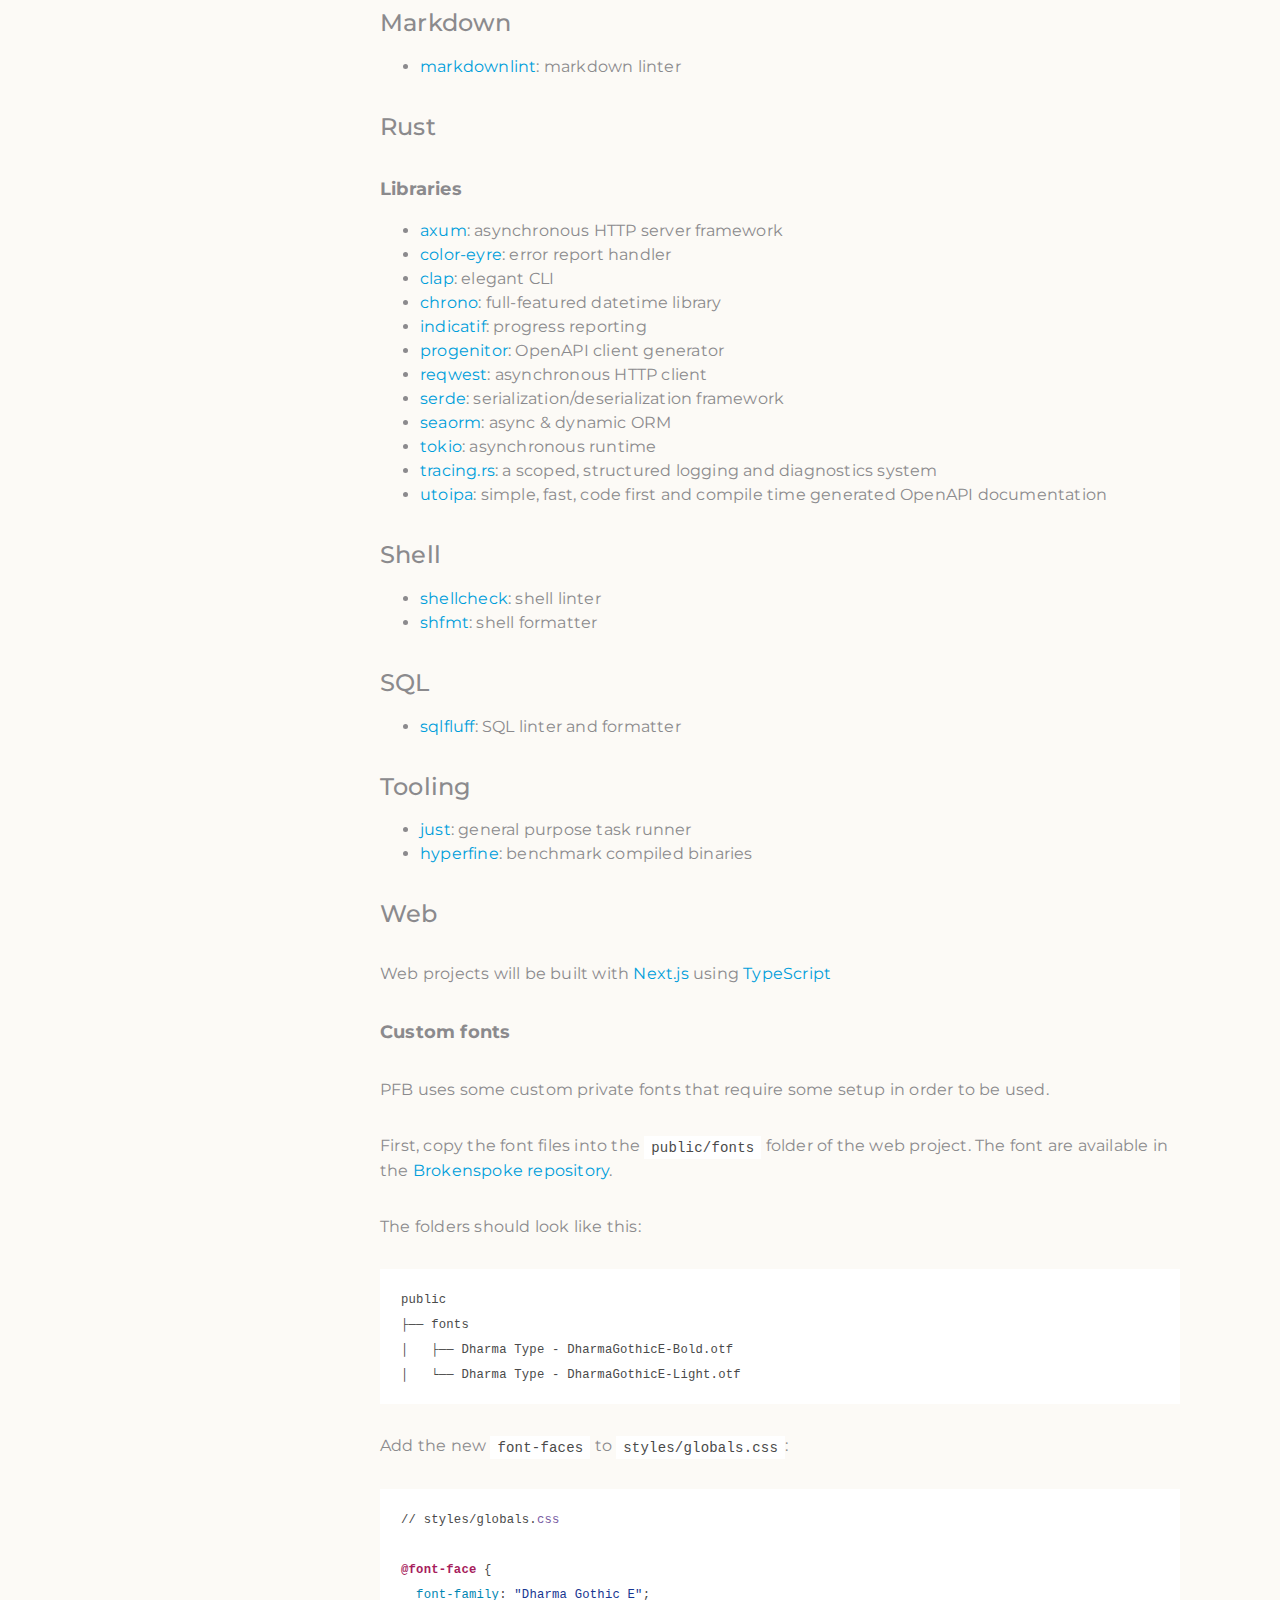
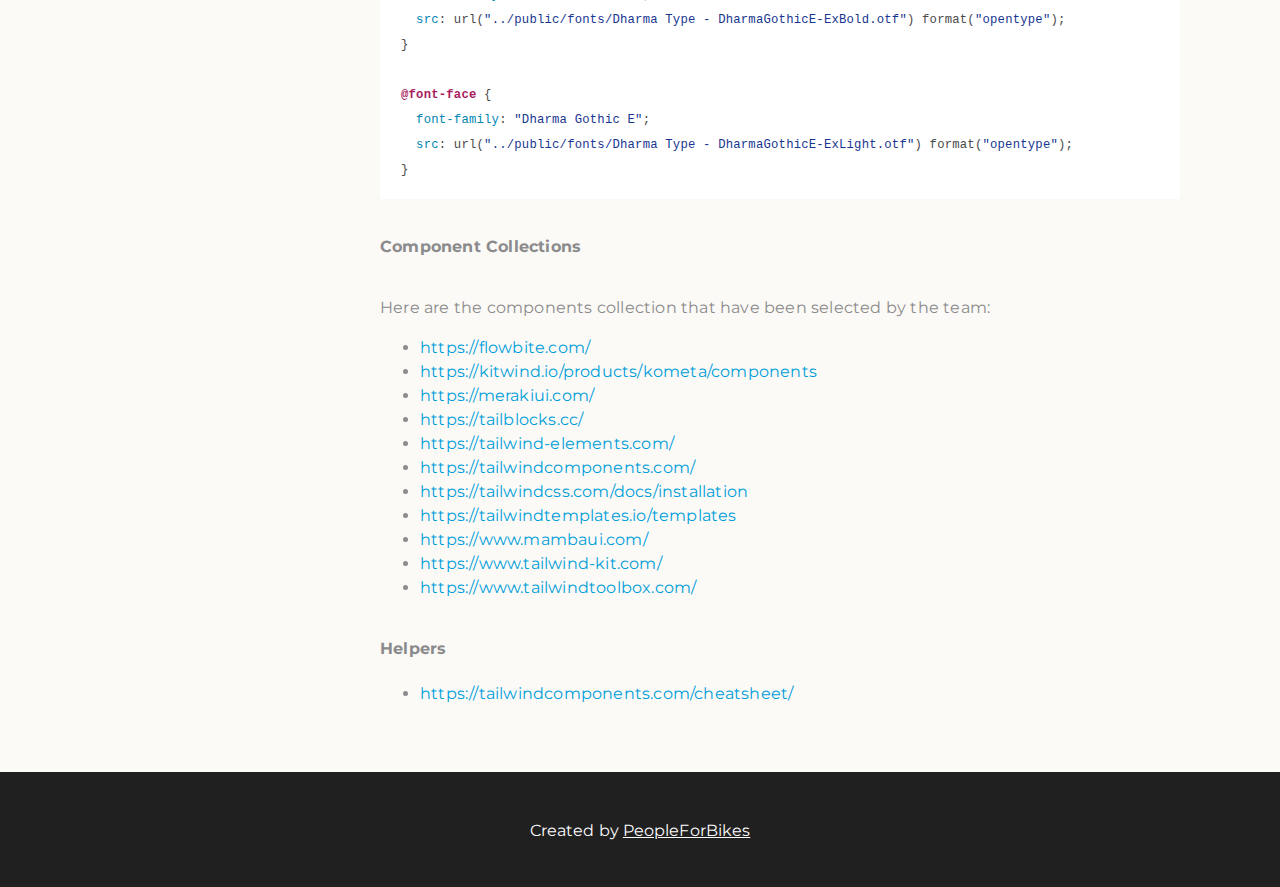
<file: guidelines/index.html>
<!DOCTYPE html>
<html lang="en">

<head>
  <meta charset="UTF-8">
  <title>Guidelines | BNA Mechanics </title>
  <meta name="viewport" content="width=device-width, initial-scale=1, shrink-to-fit=no">
  
<link rel="apple-touch-icon" sizes="180x180" href="/apple-touch-icon.png">
<link rel="icon" type="image/png" sizes="32x32" href="/favicon-32x32.png">
<link rel="icon" type="image/png" sizes="16x16" href="/favicon-16x16.png">
<link rel="manifest" href="/site.webmanifest">
<link rel="mask-icon" href="/safari-pinned-tab.svg" color="#5bbad5">
<meta name="msapplication-TileColor" content="#da532c">
<meta name="theme-color" content="#ffffff">

  <style>
  :root {
    /* Body fonts */
    --fonts-body: Montserrat, "Open Sans", Helvetica, Arial, sans-serif;
    /* Headline fonts */
    --fonts-headlines: "Dharma Gothic E";
    /* Primary theme color */
    --primary-color: #00263E;
    /* Primary theme text color */
    --primary-text-color: #8B8A8D;
    /* Primary theme link color */
    --primary-link-color: #009EDB;
    /* Secondary color: the background body color */
    --secondary-color: #fcfaf6;
    --secondary-text-color: #4D4D4F;
    /* Highlight text color of table of content */
    --toc-highlight-text-color: #D71920;
  }
</style>

  
<link rel="preconnect" href="https://fonts.googleapis.com">
<link rel="preconnect" href="https://fonts.gstatic.com" crossorigin>
<link href="https://fonts.googleapis.com/css?family=Montserrat:Light,400,500,600&display=swap" rel="stylesheet">

  <link rel="stylesheet" href="/normalize.css">
  <link rel="stylesheet" href="https://peopleforbikes.github.io/juice.css">
</head>

<body>
  
<header class="box-shadow">
    

<a href="https:&#x2F;&#x2F;peopleforbikes.github.io&#x2F;">
    <div class="logo">
        <img src="https://peopleforbikes.github.io/BNA Mechanics logo-small.svg" alt="logo">
        BNA Mechanics
    </div>
</a>

<nav>
    
    <a class="nav-item subtitle-text" href="https:&#x2F;&#x2F;peopleforbikes.github.io&#x2F;code-of-conduct&#x2F;">Code of conduct</a>
    
    <a class="nav-item subtitle-text" href="https:&#x2F;&#x2F;peopleforbikes.github.io&#x2F;contributing&#x2F;">Contributing</a>
    
    <a class="nav-item subtitle-text" href="https:&#x2F;&#x2F;peopleforbikes.github.io&#x2F;standards&#x2F;">Standards</a>
    
    <a class="nav-item subtitle-text" href="https:&#x2F;&#x2F;peopleforbikes.github.io&#x2F;guidelines&#x2F;">Guidelines</a>
    
    
        
        <a class="nav-item subtitle-text" href="https:&#x2F;&#x2F;github.com&#x2F;PeopleForBikes">Github ↗</a>
        
    
</nav>

</header>


  <main id="main">
    
    
    
    
    
    <div class="toc">
      <div class="toc-sticky">
        
        <div class="toc-item">
          <a class="subtext" href="https://peopleforbikes.github.io/guidelines/#tooling-and-library-guidelines">Tooling and library guidelines</a>
        </div>
        
        
        <div class="toc-item-child">
          <a class="subtext" href="https://peopleforbikes.github.io/guidelines/#goals"><small>- Goals</small></a>
        </div>
        
        <div class="toc-item-child">
          <a class="subtext" href="https://peopleforbikes.github.io/guidelines/#languages"><small>- Languages</small></a>
        </div>
        
        <div class="toc-item-child">
          <a class="subtext" href="https://peopleforbikes.github.io/guidelines/#general-concepts"><small>- General Concepts</small></a>
        </div>
        
        <div class="toc-item-child">
          <a class="subtext" href="https://peopleforbikes.github.io/guidelines/#rest-apis"><small>- REST APIs</small></a>
        </div>
        
        <div class="toc-item-child">
          <a class="subtext" href="https://peopleforbikes.github.io/guidelines/#python"><small>- Python</small></a>
        </div>
        
        <div class="toc-item-child">
          <a class="subtext" href="https://peopleforbikes.github.io/guidelines/#markdown"><small>- Markdown</small></a>
        </div>
        
        <div class="toc-item-child">
          <a class="subtext" href="https://peopleforbikes.github.io/guidelines/#rust"><small>- Rust</small></a>
        </div>
        
        <div class="toc-item-child">
          <a class="subtext" href="https://peopleforbikes.github.io/guidelines/#shell"><small>- Shell</small></a>
        </div>
        
        <div class="toc-item-child">
          <a class="subtext" href="https://peopleforbikes.github.io/guidelines/#sql"><small>- SQL</small></a>
        </div>
        
        <div class="toc-item-child">
          <a class="subtext" href="https://peopleforbikes.github.io/guidelines/#tooling"><small>- Tooling</small></a>
        </div>
        
        <div class="toc-item-child">
          <a class="subtext" href="https://peopleforbikes.github.io/guidelines/#web"><small>- Web</small></a>
        </div>
        
        
        
      </div>
    </div>
    
    

    <div class="content text">
      
<div class="heading-text"></div>
<h1 id="tooling-and-library-guidelines">Tooling and library guidelines</h1>
<h2 id="goals">Goals</h2>
<h3 id="consistency">Consistency</h3>
<p>We want to ensure consistency in the tools and libraries used for the
<a href="https://github.com/PeopleForBikes">PeopleForBikes</a> projects.</p>
<p>Ideally a contributor working on one project should be familiar enough with the
tools and libraries to be able to fix bugs or implement features in another one.</p>
<h3 id="removing-choice-fatigue">Removing choice fatigue</h3>
<p>We aim at preventing choice fatigue by working with tools and libraries that we
already battle tested.</p>
<p>For instance a contributor looking to implement some logging in a new project
should not spend a day or two researching and evaluating libraries, but should
instead refer to this guide to pick the one we recommend.</p>
<h3 id="limiting-dependency-proliferation">Limiting dependency proliferation</h3>
<p>Limiting the amount of third-party software you rely on reduces the surface of
attacks you may be vulnerable to.</p>
<p>Here as an example, are just a couple of impactful events that happen within
recent years:</p>
<ul>
<li><a href="https://snyk.io/blog/malicious-code-found-in-npm-package-event-stream/">Malicious code found in npm package event-stream</a></li>
<li><a href="https://www.cpomagazine.com/cyber-security/open-source-developer-intentionally-corrupts-npm-libraries-suspected-hack-turns-out-to-be-mischief/">Open Source Developer Intentionally Corrupts NPM Libraries</a></li>
<li><a href="https://www.securityweek.com/github-confirms-another-major-npm-security-defect">GitHub Confirms Another Major NPM Security Defect</a></li>
</ul>
<h2 id="languages">Languages</h2>
<p>Like dependencies, we try to reduce the amount of general-purpose programming
languages we use for <a href="https://github.com/PeopleForBikes">PeopleForBikes</a> projects, therefore we decided to only
adopt <a href="https://www.typescriptlang.org">TypeScript</a>, <a href="https://www.rust-lang.org">Rust</a> and <a href="https://www.python.org">Python</a>.</p>
<p>They are respectively used for the following use cases:</p>
<ul>
<li>Web projects must be written in <a href="https://www.typescriptlang.org">TypeScript</a>.</li>
<li>Projects dealing with data science or GIS must be written in <a href="https://www.python.org">Python</a>.</li>
<li>All other projects must be written in <a href="https://www.rust-lang.org">Rust</a>.</li>
</ul>
<h2 id="general-concepts">General Concepts</h2>
<p>These are general concepts that we attempt to abide to in the <a href="https://github.com/PeopleForBikes">PeopleForBikes</a>
projects.</p>
<ul>
<li>Recommended libraries are not set in stone
<ul>
<li>Possible to add libraries if they meet pre-defined criteria
<ul>
<li>Active project
<ul>
<li>Response to issues, PR within a reasonable timeframe (1-2 weeks)</li>
<li>At least one commit within the past 6 months</li>
</ul>
</li>
<li>No known vulnerabilities</li>
<li>Well enough documented
<ul>
<li>i.e. no tribal knowledge required to use them</li>
</ul>
</li>
<li>Solve a problem</li>
</ul>
</li>
<li>Replacing/Removing a library is possible too
<ul>
<li>Propose a new valid alternative</li>
<li>Propose a replacement and/or deprecation strategy
<ul>
<li>e.g. not all projects need to migrate, only new and very active ones</li>
</ul>
</li>
</ul>
</li>
</ul>
</li>
<li>Use linters with default configurations
<ul>
<li>Unless there is an absolute need for a change</li>
</ul>
</li>
</ul>
<h2 id="rest-apis">REST APIs</h2>
<ul>
<li>We try to follow the <a href="https://docs.github.com/en/rest">GitHub REST API</a> documentation and the <a href="https://jsonapi.org/">jsonapi.org</a>
specification for error management.</li>
<li>Zalando provides very good
<a href="https://opensource.zalando.com/restful-api-guidelines/">RESTful API Guidelines</a>
worth following</li>
</ul>
<h2 id="python">Python</h2>
<h3 id="project-management">Project management</h3>
<ul>
<li><a href="https://docs.astral.sh/uv/">uv</a>: The future of Python project management</li>
</ul>
<p>We recommend using <a href="https://github.com/casey/just">just</a> for managing administration tasks, but for more
complex scenarios <a href="https://www.pyinvoke.org">invoke</a> is an acceptable replacement.</p>
<h3 id="pyproject-toml">pyproject.toml</h3>
<p>Describes special sections to add to the <code>pyproject.toml</code> configuration file.</p>
<h4 id="coverage">coverage</h4>
<p>Leaves some files out the measurements.</p>
<pre data-lang="toml" style="background-color:#ffffff;color:#323232;" class="language-toml "><code class="language-toml" data-lang="toml"><span>[tool.coverage.run]
</span><span style="color:#63a35c;">omit </span><span>= [</span><span style="color:#183691;">&quot;*/__init__.py&quot;</span><span>]
</span></code></pre>
<h4 id="isort">isort</h4>
<p>Enables the compatibility with <code>black</code> while shaping the import as a grid where
each import has its own line.</p>
<pre data-lang="toml" style="background-color:#ffffff;color:#323232;" class="language-toml "><code class="language-toml" data-lang="toml"><span>[tool.isort]
</span><span style="color:#63a35c;">profile </span><span>= </span><span style="color:#183691;">&quot;black&quot;
</span><span style="color:#63a35c;">force_grid_wrap </span><span>= </span><span style="color:#0086b3;">2
</span></code></pre>
<h4 id="pytest">pytest</h4>
<p>Removes the warnings, configures the code coverage report and run the doctests
with <a href="https://github.com/Erotemic/xdoctest">xdoctest</a>.</p>
<pre data-lang="toml" style="background-color:#ffffff;color:#323232;" class="language-toml "><code class="language-toml" data-lang="toml"><span>[tool.pytest.ini_options]
</span><span style="color:#63a35c;">minversion </span><span>= </span><span style="color:#183691;">&quot;6.0&quot;
</span><span style="color:#63a35c;">addopts </span><span>= </span><span style="color:#183691;">&quot;-p no:warnings --cov-report term-missing --cov-report html --xdoctest&quot;
</span></code></pre>
<h3 id="initialization">Initialization</h3>
<p>To quickly start a project, run the following commands:</p>
<pre data-lang="bash" style="background-color:#ffffff;color:#323232;" class="language-bash "><code class="language-bash" data-lang="bash"><span style="font-weight:bold;color:#a71d5d;">export </span><span>PYTHON_PROJECT</span><span style="font-weight:bold;color:#a71d5d;">=</span><span style="color:#183691;">my-project
</span><span>uv init ${PYTHON_PROJECT}
</span><span style="color:#62a35c;">cd </span><span>${PYTHON_PROJECT}
</span><span>uv add --dev \
</span><span>  bpython \
</span><span>  furo\
</span><span>  isort \
</span><span>  myst-parser \
</span><span>  pytest \
</span><span>  pytest-cov \
</span><span>  pytest-mock \
</span><span>  pytest-rerunfailures \
</span><span>  pytest-socket \
</span><span>  pytest-xdist \
</span><span>  ruff \
</span><span>  Sphinx\
</span><span>  sphinx-autobuild \
</span><span>  sphinx-copybutton \
</span><span>  xdoctest
</span></code></pre>
<h3 id="legacy">Legacy</h3>
<ul>
<li><a href="https://python-poetry.org">poetry</a>: Python project management de facto standard
<ul>
<li>This project was replaced by the team in January 2025.</li>
</ul>
</li>
</ul>
<h3 id="libraries">Libraries</h3>
<h4 id="production">Production</h4>
<ul>
<li><a href="https://docs.aiohttp.org/en/stable/">aiohttp</a>: asynchronous HTTP Client/Server</li>
<li><a href="https://github.com/rsalmei/alive-progress">alive-progress</a>: progress reporting</li>
<li><a href="https://github.com/Delgan/loguru">loguru</a>: logging made (stupidly) simple</li>
<li><a href="https://pydantic-docs.helpmanual.io">pydantic</a>: models, settings and automated serialization/deserialization</li>
<li><a href="https://github.com/Textualize/rich">rich</a>: rich text and beautiful formatting in the terminal</li>
<li><a href="https://tenacity.readthedocs.io/en/latest">tenacity</a>: advanced retry library</li>
<li><a href="https://typer.tiangolo.com">typer</a>: CLI made easy</li>
</ul>
<h4 id="linting">Linting</h4>
<ul>
<li><a href="https://pycqa.github.io/isort">isort</a>: sorts your imports</li>
<li><a href="https://github.com/charliermarsh/ruff">ruff</a>: an extremely fast Python linter and formatter , written in Rust</li>
</ul>
<h4 id="docs">Docs</h4>
<ul>
<li><a href="https://pradyunsg.me/furo">furo</a>: a clean customizable Sphinx documentation theme.</li>
<li><a href="https://myst-parser.readthedocs.io/en/latest">myst-parser</a>: extend Sphinx with the power of markdown</li>
<li><a href="https://www.sphinx-doc.org/en/master">sphinx</a>: beautiful documentation made easy</li>
<li><a href="https://github.com/executablebooks/sphinx-autobuild">sphinx-autobuild</a>: hot reloading for Sphinx</li>
<li><a href="https://github.com/executablebooks/sphinx-copybutton">sphinx-copybutton</a>: s small sphinx extension to add a "copy" button to code
blocks</li>
</ul>
<h4 id="testing">Testing</h4>
<ul>
<li><a href="https://docs.pytest.org/en/latest">pytest</a>: python test framework</li>
<li><a href="https://github.com/pytest-dev/pytest-cov">pytest-cov</a>: code coverage plugin</li>
<li><a href="https://github.com/pytest-dev/pytest-mock">pytest-mock</a>: mock plugin</li>
<li><a href="https://github.com/pytest-dev/pytest-rerunfailures">pytest-rerunfailures</a>: retry plugins (used only for integration/feature
tests)</li>
<li><a href="https://github.com/miketheman/pytest-socket">pytest-socket</a>: prevents all network call from the tests</li>
<li><a href="https://github.com/pytest-dev/pytest-xdist">pytest-xdist</a>: run the unit tests in parallel</li>
<li><a href="https://github.com/Erotemic/xdoctest">xdoctest</a>: better doctest</li>
</ul>
<h2 id="markdown">Markdown</h2>
<ul>
<li><a href="https://github.com/DavidAnson/markdownlint">markdownlint</a>: markdown linter</li>
</ul>
<h2 id="rust">Rust</h2>
<h3 id="libraries-1">Libraries</h3>
<ul>
<li><a href="https://github.com/tokio-rs/axum">axum</a>: asynchronous HTTP server framework</li>
<li><a href="https://github.com/yaahc/color-eyre">color-eyre</a>: error report handler</li>
<li><a href="https://clap.rs/">clap</a>: elegant CLI</li>
<li><a href="https://github.com/chronotope/chrono">chrono</a>: full-featured datetime library</li>
<li><a href="https://github.com/mitsuhiko/indicatif">indicatif</a>: progress reporting</li>
<li><a href="https://github.com/oxidecomputer/progenitor">progenitor</a>: OpenAPI client generator</li>
<li><a href="https://github.com/seanmonstar/reqwest">reqwest</a>: asynchronous HTTP client</li>
<li><a href="https://serde.rs">serde</a>: serialization/deserialization framework</li>
<li><a href="https://www.sea-ql.org/SeaORM">seaorm</a>: async &amp; dynamic ORM</li>
<li><a href="https://tokio.rs">tokio</a>: asynchronous runtime</li>
<li><a href="https://tracing.rs/tracing">tracing.rs</a>: a scoped, structured logging and diagnostics system</li>
<li><a href="https://github.com/juhaku/utoipa">utoipa</a>: simple, fast, code first and compile time generated OpenAPI
documentation</li>
</ul>
<h2 id="shell">Shell</h2>
<ul>
<li><a href="https://github.com/koalaman/shellcheck">shellcheck</a>: shell linter</li>
<li><a href="https://github.com/mvdan/sh">shfmt</a>: shell formatter</li>
</ul>
<h2 id="sql">SQL</h2>
<ul>
<li><a href="https://docs.sqlfluff.com/en/stable/index.html">sqlfluff</a>: SQL linter and formatter</li>
</ul>
<h2 id="tooling">Tooling</h2>
<ul>
<li><a href="https://github.com/casey/just">just</a>: general purpose task runner</li>
<li><a href="https://github.com/sharkdp/hyperfine">hyperfine</a>: benchmark compiled binaries</li>
</ul>
<h2 id="web">Web</h2>
<p>Web projects will be built with <a href="https://nextjs.org/docs">Next.js</a> using <a href="https://www.typescriptlang.org">TypeScript</a></p>
<h3 id="custom-fonts">Custom fonts</h3>
<p>PFB uses some custom private fonts that require some setup in order to be used.</p>
<p>First, copy the font files into the <code>public/fonts</code> folder of the web project.
The font are available in the
<a href="https://github.com/PeopleForBikes/brokenspoke/tree/main/assets/fonts/DharmaGothicExtended">Brokenspoke repository</a>.</p>
<p>The folders should look like this:</p>
<pre data-lang="bash" style="background-color:#ffffff;color:#323232;" class="language-bash "><code class="language-bash" data-lang="bash"><span>public
</span><span>├── fonts
</span><span>│   ├── Dharma Type - DharmaGothicE-Bold.otf
</span><span>│   └── Dharma Type - DharmaGothicE-Light.otf
</span></code></pre>
<p>Add the new <code>font-faces</code> to <code>styles/globals.css</code>:</p>
<pre data-lang="css" style="background-color:#ffffff;color:#323232;" class="language-css "><code class="language-css" data-lang="css"><span>// styles/globals.</span><span style="color:#795da3;">css
</span><span>
</span><span style="font-weight:bold;color:#a71d5d;">@font-face </span><span>{
</span><span>  </span><span style="color:#0086b3;">font-family</span><span>: </span><span style="color:#183691;">&quot;Dharma Gothic E&quot;</span><span>;
</span><span>  </span><span style="color:#0086b3;">src</span><span>: url(</span><span style="color:#183691;">&quot;../public/fonts/Dharma Type - DharmaGothicE-ExBold.otf&quot;</span><span>) format(</span><span style="color:#183691;">&quot;opentype&quot;</span><span>);
</span><span>}
</span><span>
</span><span style="font-weight:bold;color:#a71d5d;">@font-face </span><span>{
</span><span>  </span><span style="color:#0086b3;">font-family</span><span>: </span><span style="color:#183691;">&quot;Dharma Gothic E&quot;</span><span>;
</span><span>  </span><span style="color:#0086b3;">src</span><span>: url(</span><span style="color:#183691;">&quot;../public/fonts/Dharma Type - DharmaGothicE-ExLight.otf&quot;</span><span>) format(</span><span style="color:#183691;">&quot;opentype&quot;</span><span>);
</span><span>}
</span></code></pre>
<h4 id="component-collections">Component Collections</h4>
<p>Here are the components collection that have been selected by the team:</p>
<ul>
<li><a href="https://flowbite.com/">https://flowbite.com/</a></li>
<li><a href="https://kitwind.io/products/kometa/components">https://kitwind.io/products/kometa/components</a></li>
<li><a href="https://merakiui.com/">https://merakiui.com/</a></li>
<li><a href="https://tailblocks.cc/">https://tailblocks.cc/</a></li>
<li><a href="https://tailwind-elements.com/">https://tailwind-elements.com/</a></li>
<li><a href="https://tailwindcomponents.com/">https://tailwindcomponents.com/</a></li>
<li><a href="https://tailwindcss.com/docs/installation">https://tailwindcss.com/docs/installation</a></li>
<li><a href="https://tailwindtemplates.io/templates">https://tailwindtemplates.io/templates</a></li>
<li><a href="https://www.mambaui.com/">https://www.mambaui.com/</a></li>
<li><a href="https://www.tailwind-kit.com/">https://www.tailwind-kit.com/</a></li>
<li><a href="https://www.tailwindtoolbox.com/">https://www.tailwindtoolbox.com/</a></li>
</ul>
<h4 id="helpers">Helpers</h4>
<ul>
<li><a href="https://tailwindcomponents.com/cheatsheet/">https://tailwindcomponents.com/cheatsheet/</a></li>
</ul>
<!-- API links -->
<!-- Dependency links -->
<!-- Tooling -->
<!-- General links -->


    </div>

    
    
  </main>

  
<footer>
  <small class="subtext">
    Created by <a href="https://www.peopleforbikes.org/">PeopleForBikes</a>
  </small>
</footer>

</body>
<script>
  function highlightNav(heading) {
    let pathname = location.pathname;
    document.querySelectorAll(".toc a").forEach((item) => {
      item.classList.remove("active");
    });
    document.querySelector(".toc a[href$='" + pathname + "#" + heading + "']").classList.add("active");
  }

  let currentHeading = "";
  window.onscroll = function () {
    let h = document.querySelectorAll("h1,h2,h3,h4,h5,h6");
    let elementArr = [];

    h.forEach(item => {
      if (item.id !== "") {
        elementArr[item.id] = item.getBoundingClientRect().top;
      }
    });
    elementArr.sort();
    for (let key in elementArr) {
      if (!elementArr.hasOwnProperty(key)) {
        continue;
      }
      if (elementArr[key] > 0 && elementArr[key] < 300) {
        if (currentHeading !== key) {
          highlightNav(key);
          currentHeading = key;
        }
        break;
      }
    }
  }
</script>

</html>
</file>
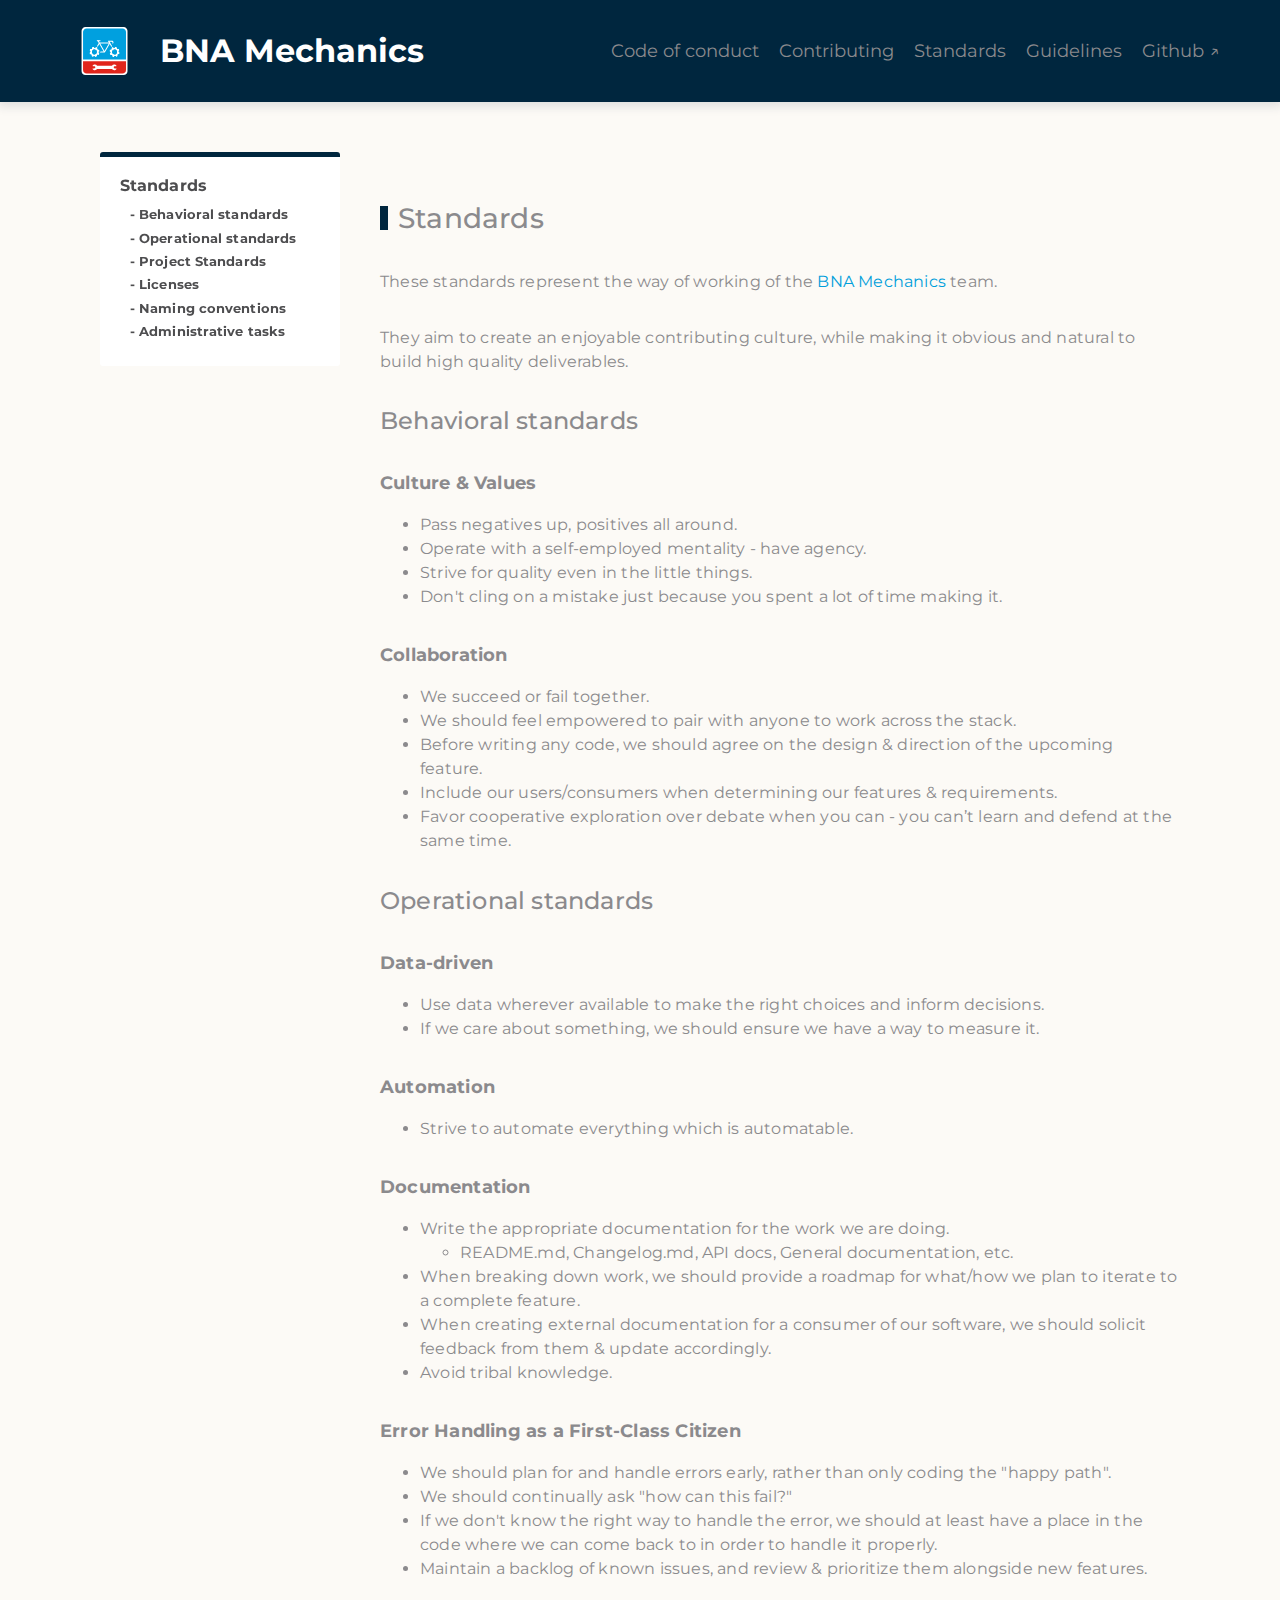
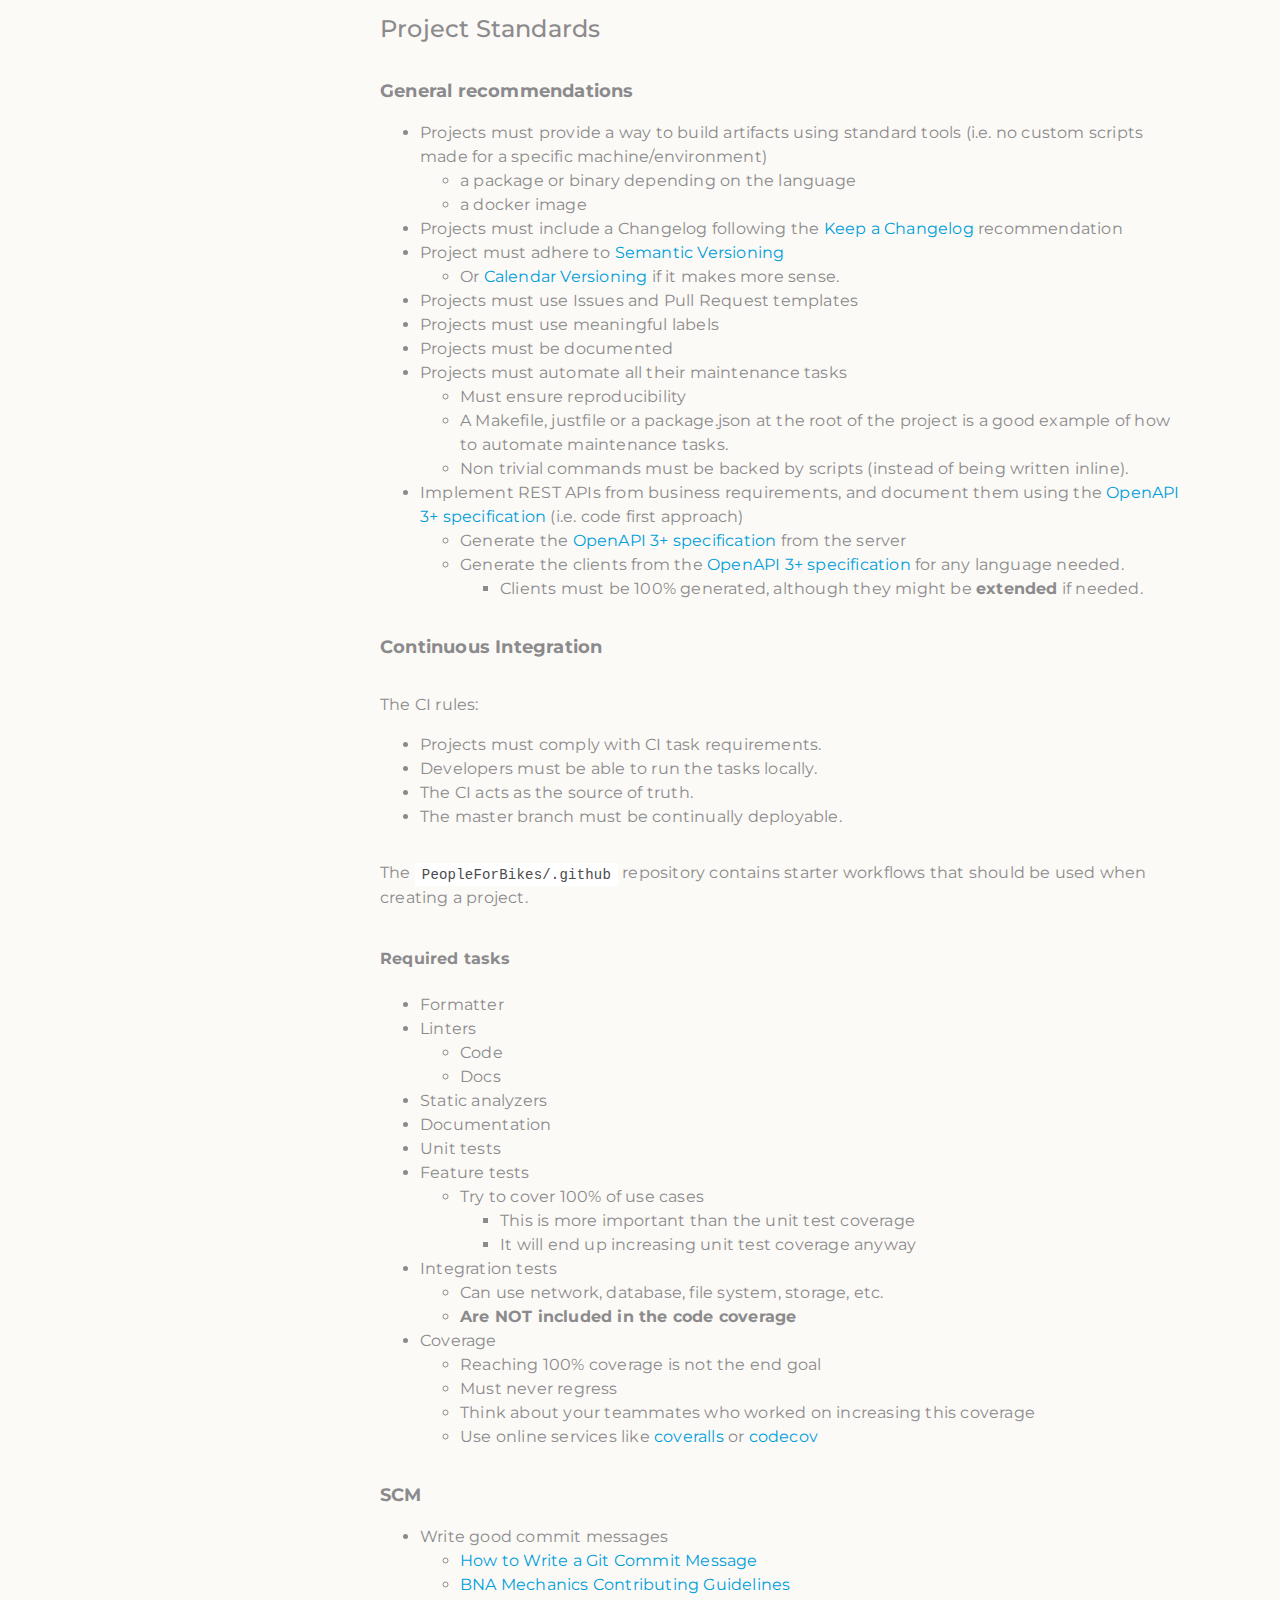
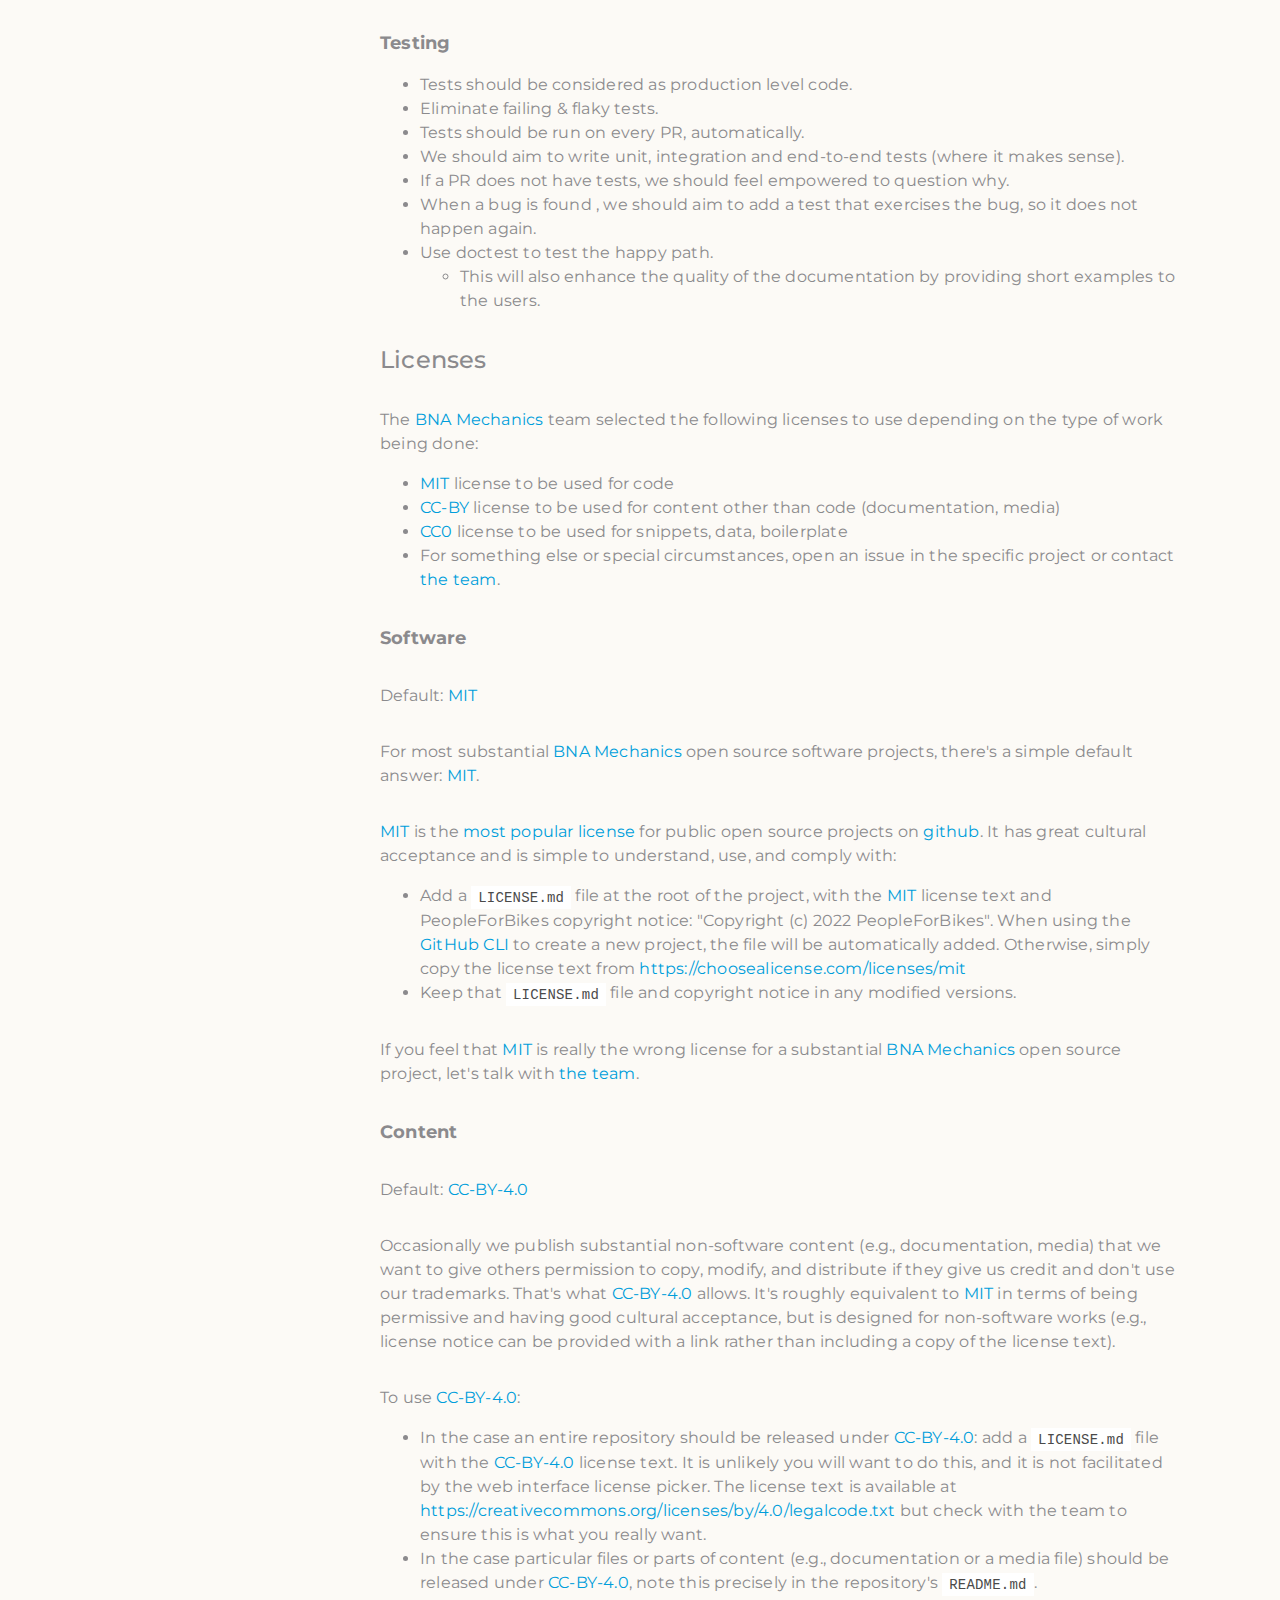
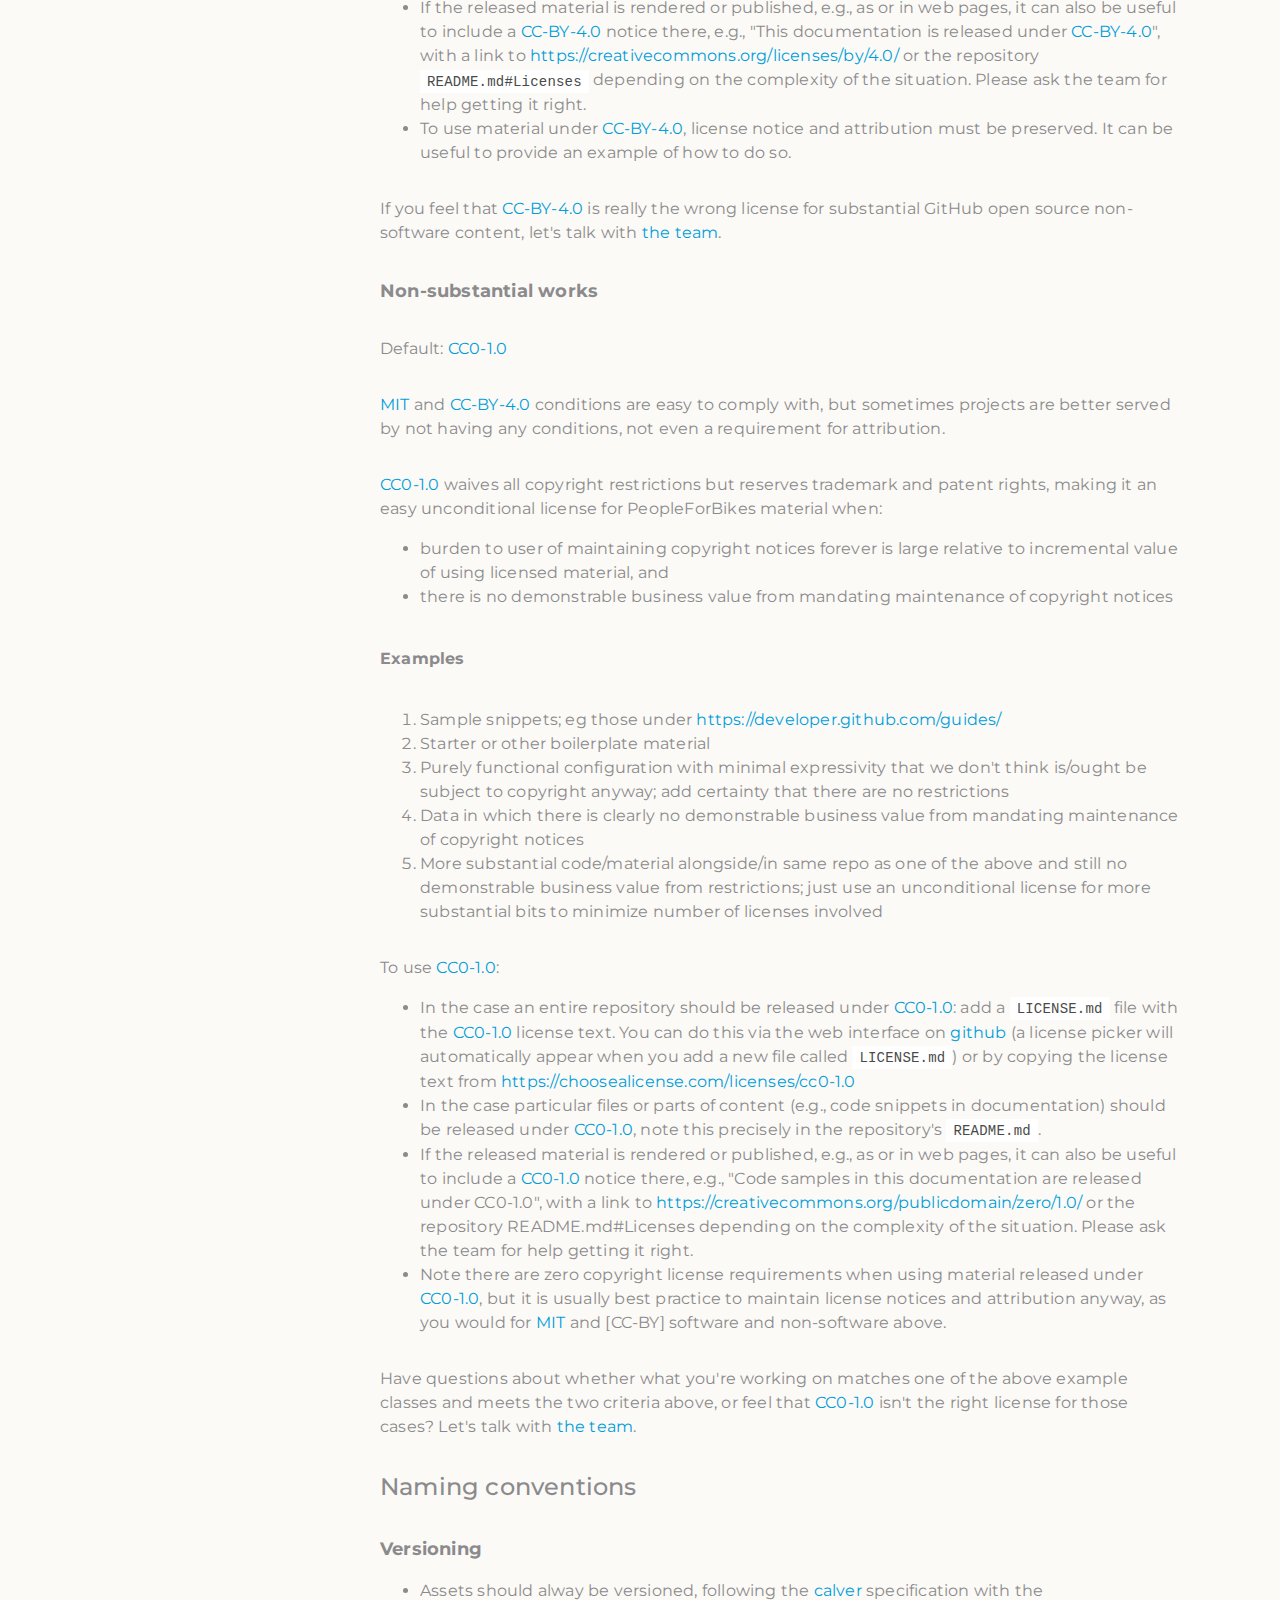
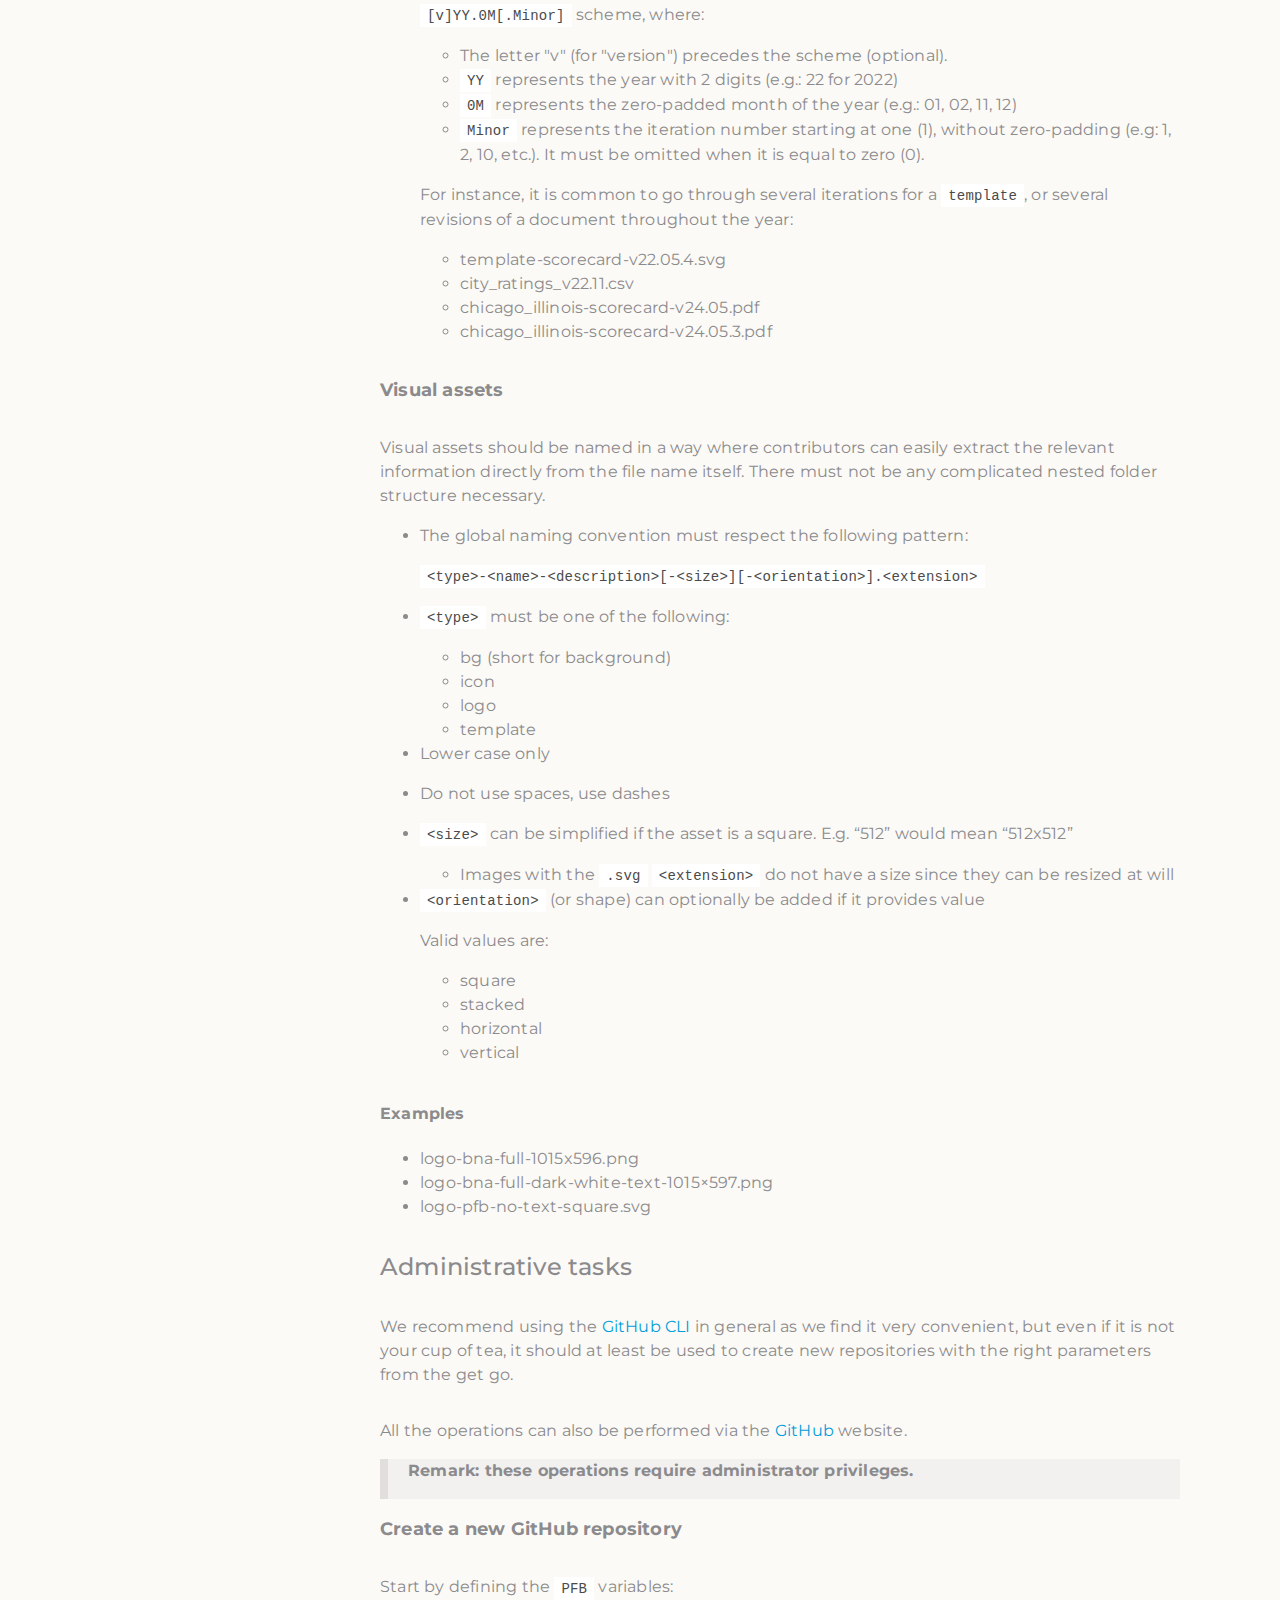
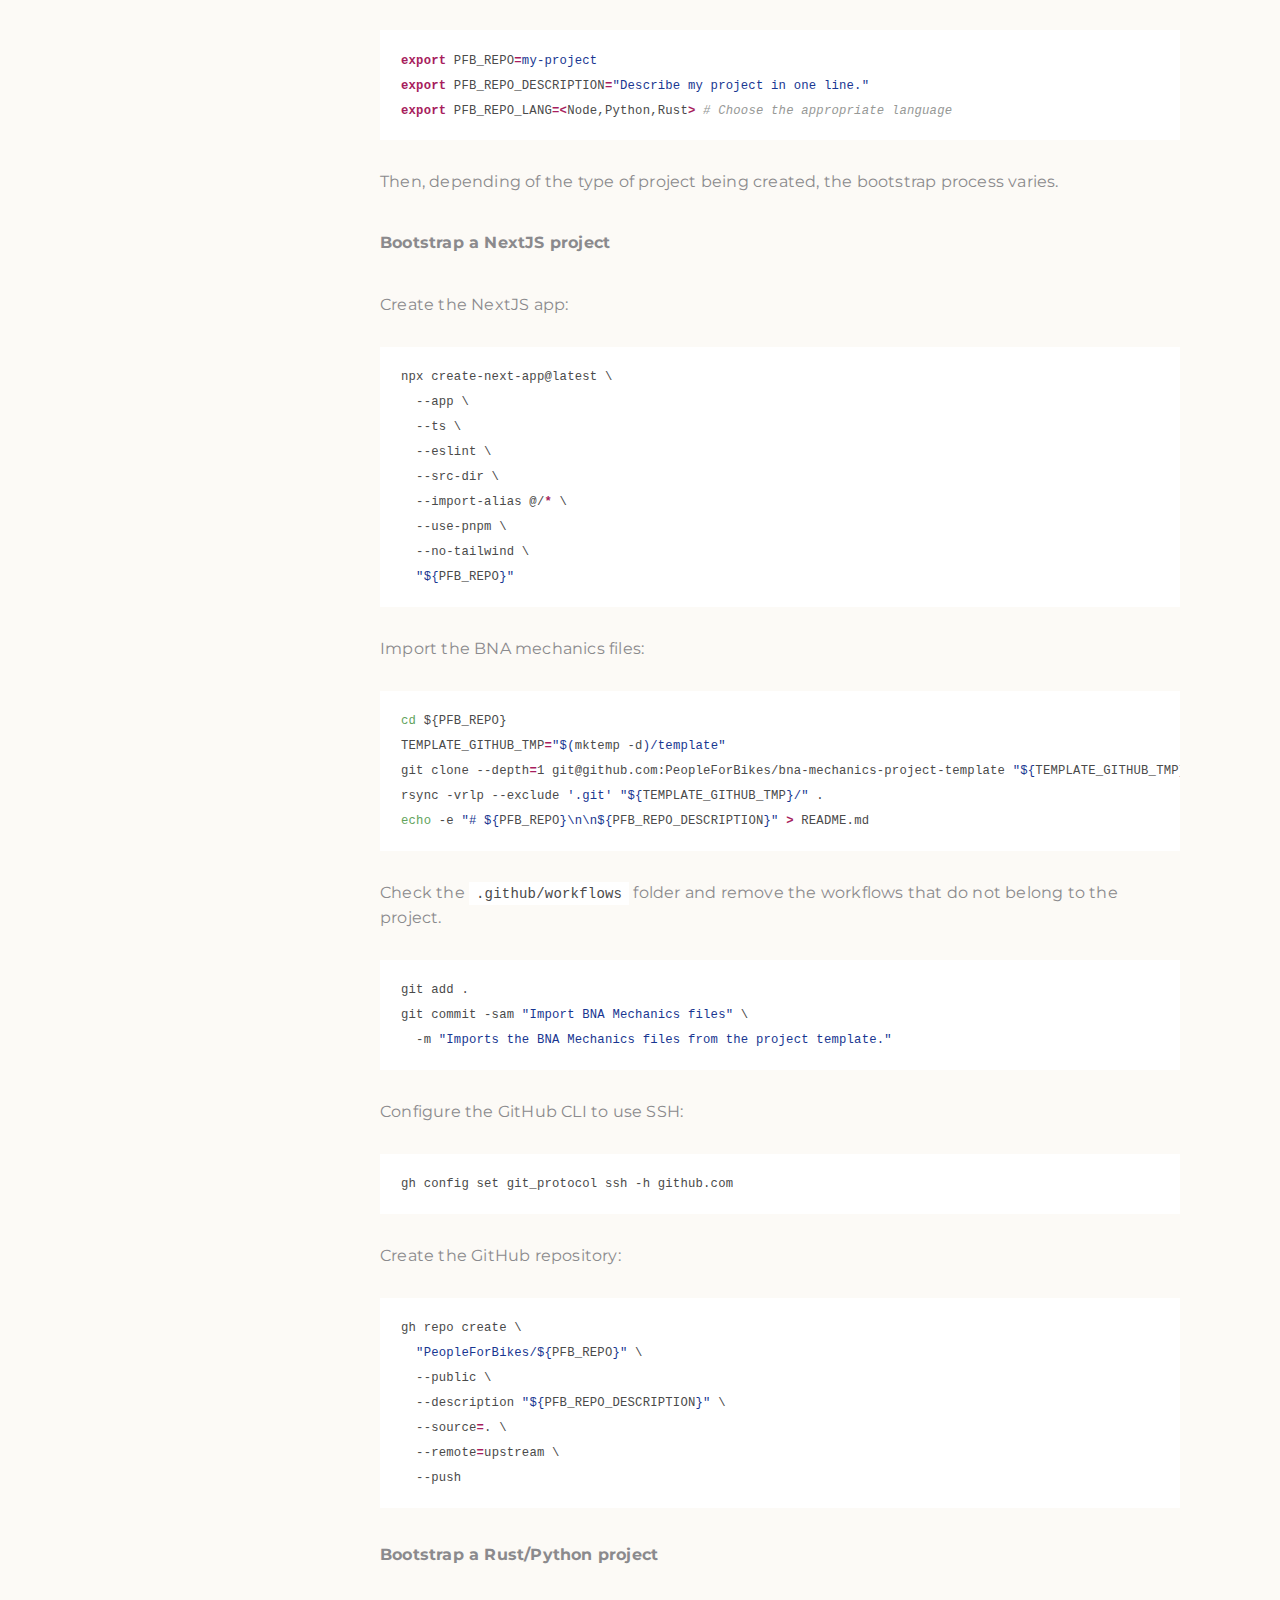
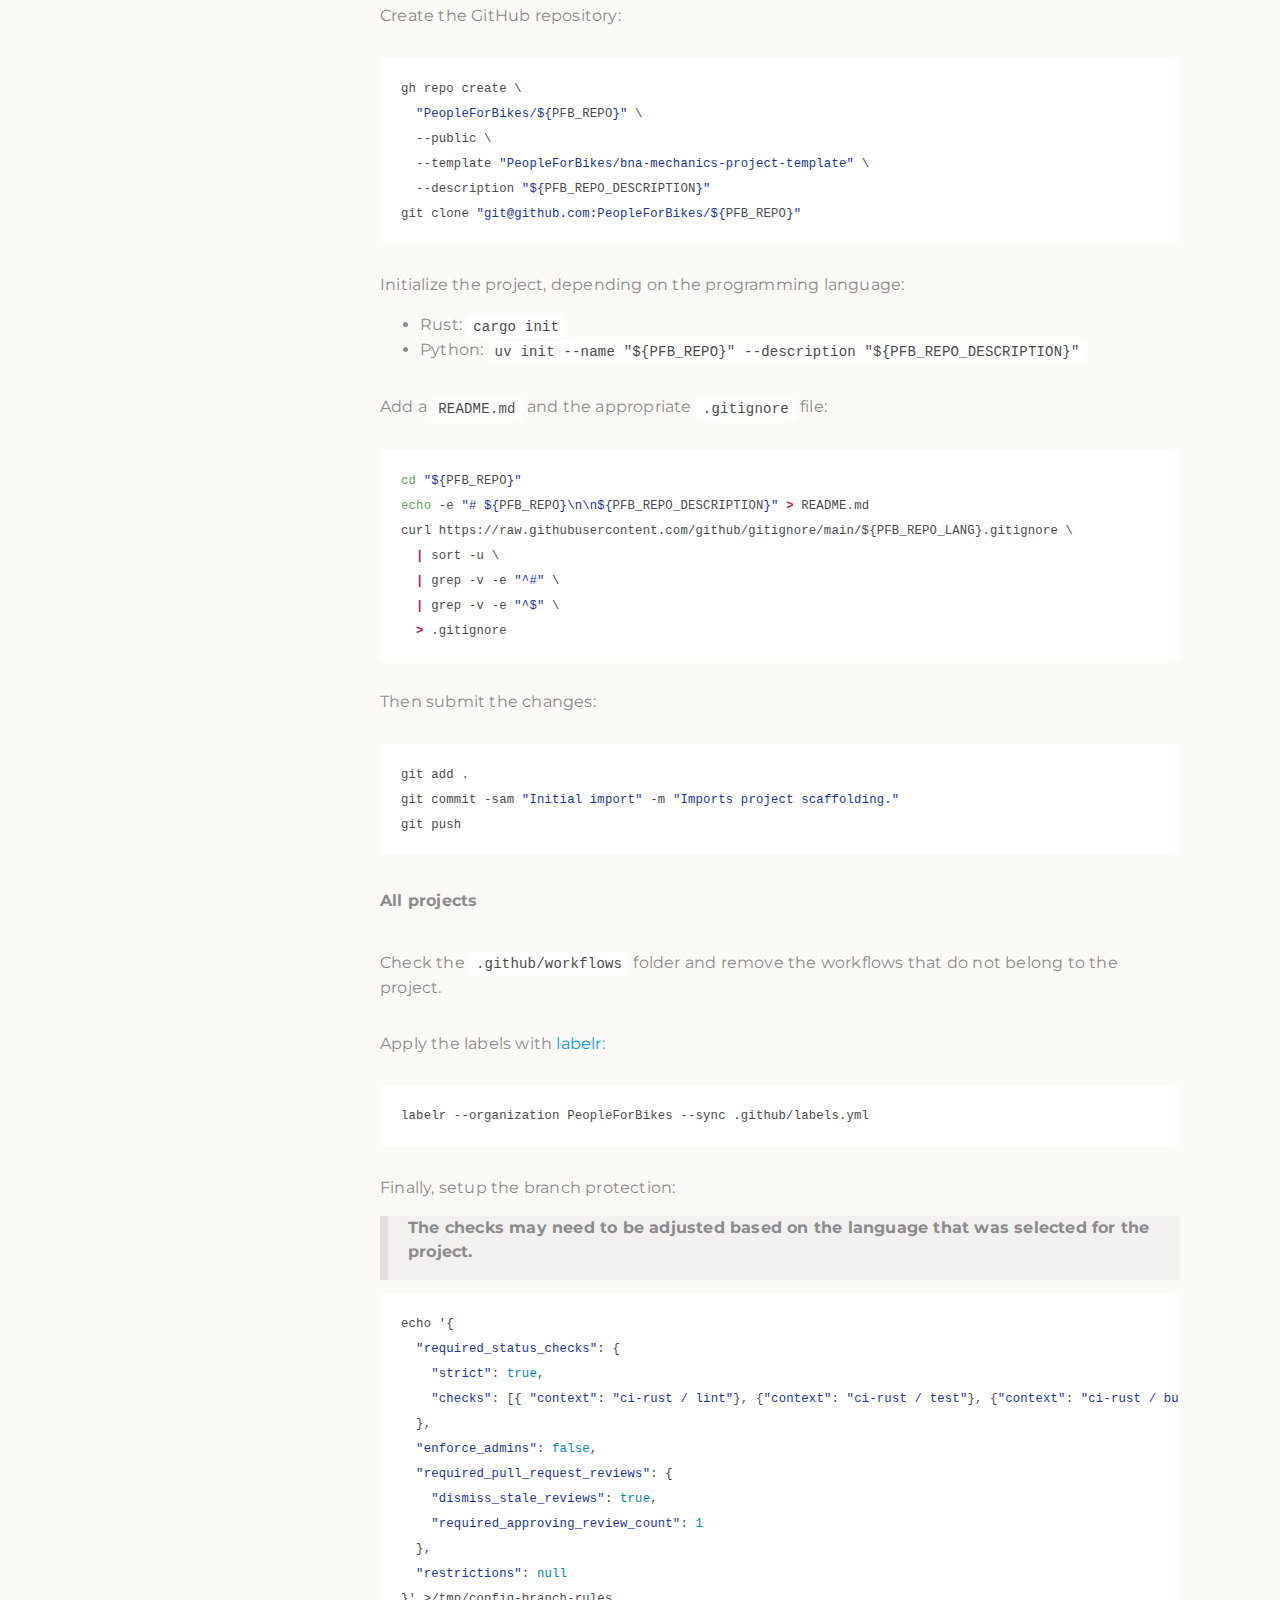
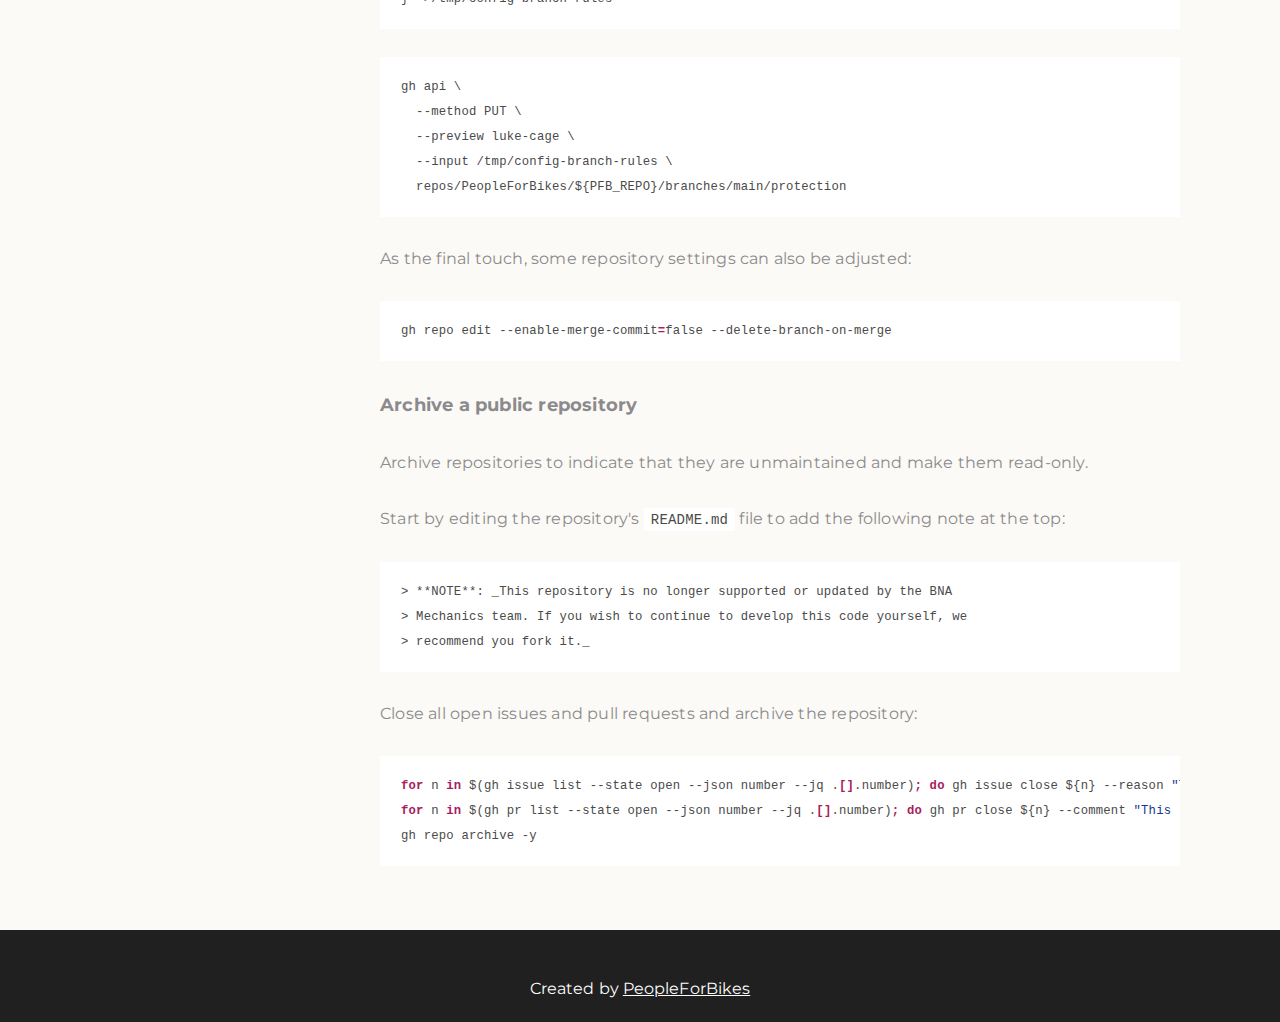
<file: standards/index.html>
<!DOCTYPE html>
<html lang="en">

<head>
  <meta charset="UTF-8">
  <title>Standards | BNA Mechanics </title>
  <meta name="viewport" content="width=device-width, initial-scale=1, shrink-to-fit=no">
  
<link rel="apple-touch-icon" sizes="180x180" href="/apple-touch-icon.png">
<link rel="icon" type="image/png" sizes="32x32" href="/favicon-32x32.png">
<link rel="icon" type="image/png" sizes="16x16" href="/favicon-16x16.png">
<link rel="manifest" href="/site.webmanifest">
<link rel="mask-icon" href="/safari-pinned-tab.svg" color="#5bbad5">
<meta name="msapplication-TileColor" content="#da532c">
<meta name="theme-color" content="#ffffff">

  <style>
  :root {
    /* Body fonts */
    --fonts-body: Montserrat, "Open Sans", Helvetica, Arial, sans-serif;
    /* Headline fonts */
    --fonts-headlines: "Dharma Gothic E";
    /* Primary theme color */
    --primary-color: #00263E;
    /* Primary theme text color */
    --primary-text-color: #8B8A8D;
    /* Primary theme link color */
    --primary-link-color: #009EDB;
    /* Secondary color: the background body color */
    --secondary-color: #fcfaf6;
    --secondary-text-color: #4D4D4F;
    /* Highlight text color of table of content */
    --toc-highlight-text-color: #D71920;
  }
</style>

  
<link rel="preconnect" href="https://fonts.googleapis.com">
<link rel="preconnect" href="https://fonts.gstatic.com" crossorigin>
<link href="https://fonts.googleapis.com/css?family=Montserrat:Light,400,500,600&display=swap" rel="stylesheet">

  <link rel="stylesheet" href="/normalize.css">
  <link rel="stylesheet" href="https://peopleforbikes.github.io/juice.css">
</head>

<body>
  
<header class="box-shadow">
    

<a href="https:&#x2F;&#x2F;peopleforbikes.github.io&#x2F;">
    <div class="logo">
        <img src="https://peopleforbikes.github.io/BNA Mechanics logo-small.svg" alt="logo">
        BNA Mechanics
    </div>
</a>

<nav>
    
    <a class="nav-item subtitle-text" href="https:&#x2F;&#x2F;peopleforbikes.github.io&#x2F;code-of-conduct&#x2F;">Code of conduct</a>
    
    <a class="nav-item subtitle-text" href="https:&#x2F;&#x2F;peopleforbikes.github.io&#x2F;contributing&#x2F;">Contributing</a>
    
    <a class="nav-item subtitle-text" href="https:&#x2F;&#x2F;peopleforbikes.github.io&#x2F;standards&#x2F;">Standards</a>
    
    <a class="nav-item subtitle-text" href="https:&#x2F;&#x2F;peopleforbikes.github.io&#x2F;guidelines&#x2F;">Guidelines</a>
    
    
        
        <a class="nav-item subtitle-text" href="https:&#x2F;&#x2F;github.com&#x2F;PeopleForBikes">Github ↗</a>
        
    
</nav>

</header>


  <main id="main">
    
    
    
    
    
    <div class="toc">
      <div class="toc-sticky">
        
        <div class="toc-item">
          <a class="subtext" href="https://peopleforbikes.github.io/standards/#standards">Standards</a>
        </div>
        
        
        <div class="toc-item-child">
          <a class="subtext" href="https://peopleforbikes.github.io/standards/#behavioral-standards"><small>- Behavioral standards</small></a>
        </div>
        
        <div class="toc-item-child">
          <a class="subtext" href="https://peopleforbikes.github.io/standards/#operational-standards"><small>- Operational standards</small></a>
        </div>
        
        <div class="toc-item-child">
          <a class="subtext" href="https://peopleforbikes.github.io/standards/#project-standards"><small>- Project Standards</small></a>
        </div>
        
        <div class="toc-item-child">
          <a class="subtext" href="https://peopleforbikes.github.io/standards/#licenses"><small>- Licenses</small></a>
        </div>
        
        <div class="toc-item-child">
          <a class="subtext" href="https://peopleforbikes.github.io/standards/#naming-conventions"><small>- Naming conventions</small></a>
        </div>
        
        <div class="toc-item-child">
          <a class="subtext" href="https://peopleforbikes.github.io/standards/#administrative-tasks"><small>- Administrative tasks</small></a>
        </div>
        
        
        
      </div>
    </div>
    
    

    <div class="content text">
      
<div class="heading-text"></div>
<h1 id="standards">Standards</h1>
<p>These standards represent the way of working of the <a href="https://peopleforbikes.github.io">BNA Mechanics</a> team.</p>
<p>They aim to create an enjoyable contributing culture, while making it obvious
and natural to build high quality deliverables.</p>
<h2 id="behavioral-standards">Behavioral standards</h2>
<h3 id="culture-values">Culture &amp; Values</h3>
<ul>
<li>Pass negatives up, positives all around.</li>
<li>Operate with a self-employed mentality - have agency.</li>
<li>Strive for quality even in the little things.</li>
<li>Don't cling on a mistake just because you spent a lot of time making it.</li>
</ul>
<h3 id="collaboration">Collaboration</h3>
<ul>
<li>We succeed or fail together.</li>
<li>We should feel empowered to pair with anyone to work across the stack.</li>
<li>Before writing any code, we should agree on the design &amp; direction of the
upcoming feature.</li>
<li>Include our users/consumers when determining our features &amp; requirements.</li>
<li>Favor cooperative exploration over debate when you can - you can’t learn and
defend at the same time.</li>
</ul>
<h2 id="operational-standards">Operational standards</h2>
<h3 id="data-driven">Data-driven</h3>
<ul>
<li>Use data wherever available to make the right choices and inform decisions.</li>
<li>If we care about something, we should ensure we have a way to measure it.</li>
</ul>
<h3 id="automation">Automation</h3>
<ul>
<li>Strive to automate everything which is automatable.</li>
</ul>
<h3 id="documentation">Documentation</h3>
<ul>
<li>Write the appropriate documentation for the work we are doing.
<ul>
<li>README.md, Changelog.md, API docs, General documentation, etc.</li>
</ul>
</li>
<li>When breaking down work, we should provide a roadmap for what/how we plan to
iterate to a complete feature.</li>
<li>When creating external documentation for a consumer of our software, we should
solicit feedback from them &amp; update accordingly.</li>
<li>Avoid tribal knowledge.</li>
</ul>
<h3 id="error-handling-as-a-first-class-citizen">Error Handling as a First-Class Citizen</h3>
<ul>
<li>We should plan for and handle errors early, rather than only coding the "happy
path".</li>
<li>We should continually ask "how can this fail?"</li>
<li>If we don't know the right way to handle the error, we should at least have a
place in the code where we can come back to in order to handle it properly.</li>
<li>Maintain a backlog of known issues, and review &amp; prioritize them alongside new
features.</li>
</ul>
<h2 id="project-standards">Project Standards</h2>
<h3 id="general-recommendations">General recommendations</h3>
<ul>
<li>Projects must provide a way to build artifacts using standard tools (i.e. no
custom scripts made for a specific machine/environment)
<ul>
<li>a package or binary depending on the language</li>
<li>a docker image</li>
</ul>
</li>
<li>Projects must include a Changelog following the
<a href="https://keepachangelog.com/en/1.0.0">Keep a Changelog</a> recommendation</li>
<li>Project must adhere to <a href="https://semver.org/">Semantic Versioning</a>
<ul>
<li>Or <a href="https://calver.org/">Calendar Versioning</a> if it makes more sense.</li>
</ul>
</li>
<li>Projects must use Issues and Pull Request templates</li>
<li>Projects must use meaningful labels</li>
<li>Projects must be documented</li>
<li>Projects must automate all their maintenance tasks
<ul>
<li>Must ensure reproducibility</li>
<li>A Makefile, justfile or a package.json at the root of the project is a good
example of how to automate maintenance tasks.</li>
<li>Non trivial commands must be backed by scripts (instead of being written
inline).</li>
</ul>
</li>
<li>Implement REST APIs from business requirements, and document them using the
<a href="https://swagger.io/specification/">OpenAPI 3+ specification</a> (i.e. code first
approach)
<ul>
<li>Generate the <a href="https://swagger.io/specification/">OpenAPI 3+ specification</a> from the server</li>
<li>Generate the clients from the <a href="https://swagger.io/specification/">OpenAPI 3+ specification</a> for any language
needed.
<ul>
<li>Clients must be 100% generated, although they might be <strong>extended</strong> if
needed.</li>
</ul>
</li>
</ul>
</li>
</ul>
<h3 id="continuous-integration">Continuous Integration</h3>
<p>The CI rules:</p>
<ul>
<li>Projects must comply with CI task requirements.</li>
<li>Developers must be able to run the tasks locally.</li>
<li>The CI acts as the source of truth.</li>
<li>The master branch must be continually deployable.</li>
</ul>
<p>The <code>PeopleForBikes/.github</code> repository contains starter workflows that should
be used when creating a project.</p>
<h4 id="required-tasks">Required tasks</h4>
<ul>
<li>Formatter</li>
<li>Linters
<ul>
<li>Code</li>
<li>Docs</li>
</ul>
</li>
<li>Static analyzers</li>
<li>Documentation</li>
<li>Unit tests</li>
<li>Feature tests
<ul>
<li>Try to cover 100% of use cases
<ul>
<li>This is more important than the unit test coverage</li>
<li>It will end up increasing unit test coverage anyway</li>
</ul>
</li>
</ul>
</li>
<li>Integration tests
<ul>
<li>Can use network, database, file system, storage, etc.</li>
<li><strong>Are NOT included in the code coverage</strong></li>
</ul>
</li>
<li>Coverage
<ul>
<li>Reaching 100% coverage is not the end goal</li>
<li>Must never regress</li>
<li>Think about your teammates who worked on increasing this coverage</li>
<li>Use online services like <a href="https://coveralls.io">coveralls</a> or
<a href="https://codecov.io">codecov</a></li>
</ul>
</li>
</ul>
<h3 id="scm">SCM</h3>
<ul>
<li>Write good commit messages
<ul>
<li><a href="https://cbea.ms/git-commit/">How to Write a Git Commit Message</a></li>
<li><a href="../contributing/#commit-example">BNA Mechanics Contributing Guidelines</a></li>
</ul>
</li>
</ul>
<h3 id="testing">Testing</h3>
<ul>
<li>Tests should be considered as production level code.</li>
<li>Eliminate failing &amp; flaky tests.</li>
<li>Tests should be run on every PR, automatically.</li>
<li>We should aim to write unit, integration and end-to-end tests (where it makes
sense).</li>
<li>If a PR does not have tests, we should feel empowered to question why.</li>
<li>When a bug is found , we should aim to add a test that exercises the bug, so
it does not happen again.</li>
<li>Use doctest to test the happy path.
<ul>
<li>This will also enhance the quality of the documentation by providing short
examples to the users.</li>
</ul>
</li>
</ul>
<h2 id="licenses">Licenses</h2>
<p>The <a href="https://peopleforbikes.github.io">BNA Mechanics</a> team selected the following licenses to use depending on the
type of work being done:</p>
<ul>
<li><a href="https://peopleforbikes.github.io/standards/#software">MIT</a> license to be used for code</li>
<li><a href="https://peopleforbikes.github.io/standards/#content">CC-BY</a> license to be used for content other than code
(documentation, media)</li>
<li><a href="https://peopleforbikes.github.io/standards/#non-substantial-works">CC0</a> license to be used for snippets, data,
boilerplate</li>
<li>For something else or special circumstances, open an issue in the specific
project or contact <a href="mailto:research@peopleforbikes.org">the team</a>.</li>
</ul>
<h3 id="software">Software</h3>
<p>Default: <a href="https://choosealicense.com/licenses/mit/">MIT</a></p>
<p>For most substantial <a href="https://peopleforbikes.github.io">BNA Mechanics</a> open source software projects, there's a
simple default answer: <a href="https://choosealicense.com/licenses/mit/">MIT</a>.</p>
<p><a href="https://choosealicense.com/licenses/mit/">MIT</a> is the
<a href="https://github.com/blog/1964-open-source-license-usage-on-github-com">most popular license</a>
for public open source projects on <a href="http://github.com">github</a>. It has great cultural acceptance
and is simple to understand, use, and comply with:</p>
<ul>
<li>Add a <code>LICENSE.md</code> file at the root of the project, with the <a href="https://choosealicense.com/licenses/mit/">MIT</a> license
text and PeopleForBikes copyright notice: "Copyright (c) 2022 PeopleForBikes".
When using the <a href="https://peopleforbikes.github.io/standards/#create-a-new-github-repository">GitHub CLI</a> to create a new
project, the file will be automatically added. Otherwise, simply copy the
license text from <a href="https://choosealicense.com/licenses/mit">https://choosealicense.com/licenses/mit</a></li>
<li>Keep that <code>LICENSE.md</code> file and copyright notice in any modified versions.</li>
</ul>
<p>If you feel that <a href="https://choosealicense.com/licenses/mit/">MIT</a> is really the wrong license for a substantial <a href="https://peopleforbikes.github.io">BNA
Mechanics</a> open source project, let's talk with <a href="mailto:research@peopleforbikes.org">the team</a>.</p>
<h3 id="content">Content</h3>
<p>Default: <a href="https://creativecommons.org/licenses/by/4.0/deed.en">CC-BY-4.0</a></p>
<p>Occasionally we publish substantial non-software content (e.g., documentation,
media) that we want to give others permission to copy, modify, and distribute if
they give us credit and don't use our trademarks. That's what <a href="https://creativecommons.org/licenses/by/4.0/deed.en">CC-BY-4.0</a>
allows. It's roughly equivalent to <a href="https://choosealicense.com/licenses/mit/">MIT</a> in terms of being permissive and having
good cultural acceptance, but is designed for non-software works (e.g., license
notice can be provided with a link rather than including a copy of the license
text).</p>
<p>To use <a href="https://creativecommons.org/licenses/by/4.0/deed.en">CC-BY-4.0</a>:</p>
<ul>
<li>In the case an entire repository should be released under <a href="https://creativecommons.org/licenses/by/4.0/deed.en">CC-BY-4.0</a>: add a
<code>LICENSE.md</code> file with the <a href="https://creativecommons.org/licenses/by/4.0/deed.en">CC-BY-4.0</a> license text. It is unlikely you will
want to do this, and it is not facilitated by the web interface license
picker. The license text is available at
<a href="https://creativecommons.org/licenses/by/4.0/legalcode.txt">https://creativecommons.org/licenses/by/4.0/legalcode.txt</a> but check with the
team to ensure this is what you really want.</li>
<li>In the case particular files or parts of content (e.g., documentation or a
media file) should be released under <a href="https://creativecommons.org/licenses/by/4.0/deed.en">CC-BY-4.0</a>, note this precisely in the
repository's <code>README.md</code>.</li>
<li>If the released material is rendered or published, e.g., as or in web pages,
it can also be useful to include a <a href="https://creativecommons.org/licenses/by/4.0/deed.en">CC-BY-4.0</a> notice there, e.g., "This
documentation is released under <a href="https://creativecommons.org/licenses/by/4.0/deed.en">CC-BY-4.0</a>", with a link to
<a href="https://creativecommons.org/licenses/by/4.0/">https://creativecommons.org/licenses/by/4.0/</a> or the repository
<code>README.md#Licenses</code> depending on the complexity of the situation. Please ask
the team for help getting it right.</li>
<li>To use material under <a href="https://creativecommons.org/licenses/by/4.0/deed.en">CC-BY-4.0</a>, license notice and attribution must be
preserved. It can be useful to provide an example of how to do so.</li>
</ul>
<p>If you feel that <a href="https://creativecommons.org/licenses/by/4.0/deed.en">CC-BY-4.0</a> is really the wrong license for substantial GitHub
open source non-software content, let's talk with <a href="mailto:research@peopleforbikes.org">the team</a>.</p>
<h3 id="non-substantial-works">Non-substantial works</h3>
<p>Default: <a href="https://choosealicense.com/licenses/cc0-1.0/">CC0-1.0</a></p>
<p><a href="https://choosealicense.com/licenses/mit/">MIT</a> and <a href="https://creativecommons.org/licenses/by/4.0/deed.en">CC-BY-4.0</a> conditions are easy to comply with, but sometimes projects
are better served by not having any conditions, not even a requirement for
attribution.</p>
<p><a href="https://choosealicense.com/licenses/cc0-1.0/">CC0-1.0</a> waives all copyright restrictions but reserves trademark and patent
rights, making it an easy unconditional license for PeopleForBikes material
when:</p>
<ul>
<li>burden to user of maintaining copyright notices forever is large relative to
incremental value of using licensed material, and</li>
<li>there is no demonstrable business value from mandating maintenance of
copyright notices</li>
</ul>
<h4 id="examples">Examples</h4>
<ol>
<li>Sample snippets; eg those under <a href="https://developer.github.com/guides/">https://developer.github.com/guides/</a></li>
<li>Starter or other boilerplate material</li>
<li>Purely functional configuration with minimal expressivity that we don't think
is/ought be subject to copyright anyway; add certainty that there are no
restrictions</li>
<li>Data in which there is clearly no demonstrable business value from mandating
maintenance of copyright notices</li>
<li>More substantial code/material alongside/in same repo as one of the above and
still no demonstrable business value from restrictions; just use an
unconditional license for more substantial bits to minimize number of
licenses involved</li>
</ol>
<p>To use <a href="https://choosealicense.com/licenses/cc0-1.0/">CC0-1.0</a>:</p>
<ul>
<li>In the case an entire repository should be released under <a href="https://choosealicense.com/licenses/cc0-1.0/">CC0-1.0</a>: add a
<code>LICENSE.md</code> file with the <a href="https://choosealicense.com/licenses/cc0-1.0/">CC0-1.0</a> license text. You can do this via the web
interface on <a href="http://github.com">github</a> (a license picker will automatically appear when you add
a new file called <code>LICENSE.md</code>) or by copying the license text from
<a href="https://choosealicense.com/licenses/cc0-1.0">https://choosealicense.com/licenses/cc0-1.0</a></li>
<li>In the case particular files or parts of content (e.g., code snippets in
documentation) should be released under <a href="https://choosealicense.com/licenses/cc0-1.0/">CC0-1.0</a>, note this precisely in the
repository's <code>README.md</code>.</li>
<li>If the released material is rendered or published, e.g., as or in web pages,
it can also be useful to include a <a href="https://choosealicense.com/licenses/cc0-1.0/">CC0-1.0</a> notice there, e.g., "Code samples
in this documentation are released under CC0-1.0", with a link to
<a href="https://creativecommons.org/publicdomain/zero/1.0/">https://creativecommons.org/publicdomain/zero/1.0/</a> or the repository
README.md#Licenses depending on the complexity of the situation. Please ask
the team for help getting it right.</li>
<li>Note there are zero copyright license requirements when using material
released under <a href="https://choosealicense.com/licenses/cc0-1.0/">CC0-1.0</a>, but it is usually best practice to maintain license
notices and attribution anyway, as you would for <a href="https://choosealicense.com/licenses/mit/">MIT</a> and [CC-BY] software
and non-software above.</li>
</ul>
<p>Have questions about whether what you're working on matches one of the above
example classes and meets the two criteria above, or feel that <a href="https://choosealicense.com/licenses/cc0-1.0/">CC0-1.0</a> isn't
the right license for those cases? Let's talk with <a href="mailto:research@peopleforbikes.org">the team</a>.</p>
<h2 id="naming-conventions">Naming conventions</h2>
<h3 id="versioning">Versioning</h3>
<ul>
<li>
<p>Assets should alway be versioned, following the <a href="https://calver.org/">calver</a> specification with
the <code>[v]YY.0M[.Minor]</code> scheme, where:</p>
<ul>
<li>The letter "v" (for "version") precedes the scheme (optional).</li>
<li><code>YY</code> represents the year with 2 digits (e.g.: 22 for 2022)</li>
<li><code>0M</code> represents the zero-padded month of the year (e.g.: 01, 02, 11, 12)</li>
<li><code>Minor</code> represents the iteration number starting at one (1), without
zero-padding (e.g: 1, 2, 10, etc.). It must be omitted when it is equal to
zero (0).</li>
</ul>
<p>For instance, it is common to go through several iterations for a <code>template</code>,
or several revisions of a document throughout the year:</p>
<ul>
<li>template-scorecard-v22.05.4.svg</li>
<li>city_ratings_v22.11.csv</li>
<li>chicago_illinois-scorecard-v24.05.pdf</li>
<li>chicago_illinois-scorecard-v24.05.3.pdf</li>
</ul>
</li>
</ul>
<h3 id="visual-assets">Visual assets</h3>
<p>Visual assets should be named in a way where contributors can easily extract the
relevant information directly from the file name itself. There must not be any
complicated nested folder structure necessary.</p>
<ul>
<li>
<p>The global naming convention must respect the following pattern:</p>
<p><code>&lt;type&gt;-&lt;name&gt;-&lt;description&gt;[-&lt;size&gt;][-&lt;orientation&gt;].&lt;extension&gt;</code></p>
</li>
<li>
<p><code>&lt;type&gt;</code> must be one of the following:</p>
<ul>
<li>bg (short for background)</li>
<li>icon</li>
<li>logo</li>
<li>template</li>
</ul>
</li>
<li>
<p>Lower case only</p>
</li>
<li>
<p>Do not use spaces, use dashes</p>
</li>
<li>
<p><code>&lt;size&gt;</code> can be simplified if the asset is a square. E.g. “512” would mean
“512x512”</p>
<ul>
<li>Images with the <code>.svg</code> <code>&lt;extension&gt;</code> do not have a size since they can be
resized at will</li>
</ul>
</li>
<li>
<p><code>&lt;orientation&gt;</code> (or shape) can optionally be added if it provides value</p>
<p>Valid values are:</p>
<ul>
<li>square</li>
<li>stacked</li>
<li>horizontal</li>
<li>vertical</li>
</ul>
</li>
</ul>
<h4 id="examples-1">Examples</h4>
<ul>
<li>logo-bna-full-1015x596.png</li>
<li>logo-bna-full-dark-white-text-1015×597.png</li>
<li>logo-pfb-no-text-square.svg</li>
</ul>
<h2 id="administrative-tasks">Administrative tasks</h2>
<p>We recommend using the <a href="https://cli.github.com/">GitHub CLI</a> in general as we
find it very convenient, but even if it is not your cup of tea, it should at
least be used to create new repositories with the right parameters from the get
go.</p>
<p>All the operations can also be performed via the <a href="http://github.com">GitHub</a> website.</p>
<blockquote>
<p><strong>Remark: these operations require administrator privileges.</strong></p>
</blockquote>
<h3 id="create-a-new-github-repository">Create a new GitHub repository</h3>
<p>Start by defining the <code>PFB</code> variables:</p>
<pre data-lang="bash" style="background-color:#ffffff;color:#323232;" class="language-bash "><code class="language-bash" data-lang="bash"><span style="font-weight:bold;color:#a71d5d;">export </span><span>PFB_REPO</span><span style="font-weight:bold;color:#a71d5d;">=</span><span style="color:#183691;">my-project
</span><span style="font-weight:bold;color:#a71d5d;">export </span><span>PFB_REPO_DESCRIPTION</span><span style="font-weight:bold;color:#a71d5d;">=</span><span style="color:#183691;">&quot;Describe my project in one line.&quot;
</span><span style="font-weight:bold;color:#a71d5d;">export </span><span>PFB_REPO_LANG</span><span style="font-weight:bold;color:#a71d5d;">=&lt;</span><span>Node,Python,Rust</span><span style="font-weight:bold;color:#a71d5d;">&gt; </span><span style="font-style:italic;color:#969896;"># Choose the appropriate language
</span></code></pre>
<p>Then, depending of the type of project being created, the bootstrap process
varies.</p>
<h4 id="bootstrap-a-nextjs-project">Bootstrap a NextJS project</h4>
<p>Create the NextJS app:</p>
<pre data-lang="bash" style="background-color:#ffffff;color:#323232;" class="language-bash "><code class="language-bash" data-lang="bash"><span>npx create-next-app@latest \
</span><span>  --app \
</span><span>  --ts \
</span><span>  --eslint \
</span><span>  --src-dir \
</span><span>  --import-alias @/</span><span style="font-weight:bold;color:#a71d5d;">* </span><span>\
</span><span>  --use-pnpm \
</span><span>  --no-tailwind \
</span><span>  </span><span style="color:#183691;">&quot;${</span><span>PFB_REPO</span><span style="color:#183691;">}&quot;
</span></code></pre>
<p>Import the BNA mechanics files:</p>
<pre data-lang="bash" style="background-color:#ffffff;color:#323232;" class="language-bash "><code class="language-bash" data-lang="bash"><span style="color:#62a35c;">cd </span><span>${PFB_REPO}
</span><span>TEMPLATE_GITHUB_TMP</span><span style="font-weight:bold;color:#a71d5d;">=</span><span style="color:#183691;">&quot;$(</span><span>mktemp -d</span><span style="color:#183691;">)/template&quot;
</span><span>git clone --depth</span><span style="font-weight:bold;color:#a71d5d;">=</span><span>1 git@github.com:PeopleForBikes/bna-mechanics-project-template </span><span style="color:#183691;">&quot;${</span><span>TEMPLATE_GITHUB_TMP</span><span style="color:#183691;">}&quot;
</span><span>rsync -vrlp --exclude </span><span style="color:#183691;">&#39;.git&#39; &quot;${</span><span>TEMPLATE_GITHUB_TMP</span><span style="color:#183691;">}/&quot;</span><span> .
</span><span style="color:#62a35c;">echo </span><span>-e </span><span style="color:#183691;">&quot;# ${</span><span>PFB_REPO</span><span style="color:#183691;">}\n\n${</span><span>PFB_REPO_DESCRIPTION</span><span style="color:#183691;">}&quot; </span><span style="font-weight:bold;color:#a71d5d;">&gt;</span><span> README.md
</span></code></pre>
<p>Check the <code>.github/workflows</code> folder and remove the workflows that do not belong
to the project.</p>
<pre data-lang="bash" style="background-color:#ffffff;color:#323232;" class="language-bash "><code class="language-bash" data-lang="bash"><span>git add .
</span><span>git commit -sam </span><span style="color:#183691;">&quot;Import BNA Mechanics files&quot; </span><span>\
</span><span>  -m </span><span style="color:#183691;">&quot;Imports the BNA Mechanics files from the project template.&quot;
</span></code></pre>
<p>Configure the GitHub CLI to use SSH:</p>
<pre data-lang="bash" style="background-color:#ffffff;color:#323232;" class="language-bash "><code class="language-bash" data-lang="bash"><span>gh config set git_protocol ssh -h github.com
</span></code></pre>
<p>Create the GitHub repository:</p>
<pre data-lang="bash" style="background-color:#ffffff;color:#323232;" class="language-bash "><code class="language-bash" data-lang="bash"><span>gh repo create \
</span><span>  </span><span style="color:#183691;">&quot;PeopleForBikes/${</span><span>PFB_REPO</span><span style="color:#183691;">}&quot; </span><span>\
</span><span>  --public \
</span><span>  --description </span><span style="color:#183691;">&quot;${</span><span>PFB_REPO_DESCRIPTION</span><span style="color:#183691;">}&quot; </span><span>\
</span><span>  --source</span><span style="font-weight:bold;color:#a71d5d;">=</span><span>. \
</span><span>  --remote</span><span style="font-weight:bold;color:#a71d5d;">=</span><span>upstream \
</span><span>  --push
</span></code></pre>
<h4 id="bootstrap-a-rust-python-project">Bootstrap a Rust/Python project</h4>
<p>Create the GitHub repository:</p>
<pre data-lang="bash" style="background-color:#ffffff;color:#323232;" class="language-bash "><code class="language-bash" data-lang="bash"><span>gh repo create \
</span><span>  </span><span style="color:#183691;">&quot;PeopleForBikes/${</span><span>PFB_REPO</span><span style="color:#183691;">}&quot; </span><span>\
</span><span>  --public \
</span><span>  --template </span><span style="color:#183691;">&quot;PeopleForBikes/bna-mechanics-project-template&quot; </span><span>\
</span><span>  --description </span><span style="color:#183691;">&quot;${</span><span>PFB_REPO_DESCRIPTION</span><span style="color:#183691;">}&quot;
</span><span>git clone </span><span style="color:#183691;">&quot;git@github.com:PeopleForBikes/${</span><span>PFB_REPO</span><span style="color:#183691;">}&quot;
</span></code></pre>
<p>Initialize the project, depending on the programming language:</p>
<ul>
<li>Rust: <code>cargo init</code></li>
<li>Python:
<code>uv init --name "${PFB_REPO}" --description "${PFB_REPO_DESCRIPTION}"</code></li>
</ul>
<p>Add a <code>README.md</code> and the appropriate <code>.gitignore</code> file:</p>
<pre data-lang="bash" style="background-color:#ffffff;color:#323232;" class="language-bash "><code class="language-bash" data-lang="bash"><span style="color:#62a35c;">cd </span><span style="color:#183691;">&quot;${</span><span>PFB_REPO</span><span style="color:#183691;">}&quot;
</span><span style="color:#62a35c;">echo </span><span>-e </span><span style="color:#183691;">&quot;# ${</span><span>PFB_REPO</span><span style="color:#183691;">}\n\n${</span><span>PFB_REPO_DESCRIPTION</span><span style="color:#183691;">}&quot; </span><span style="font-weight:bold;color:#a71d5d;">&gt;</span><span> README.md
</span><span>curl https://raw.githubusercontent.com/github/gitignore/main/${PFB_REPO_LANG}.gitignore \
</span><span>  </span><span style="font-weight:bold;color:#a71d5d;">| </span><span>sort -u \
</span><span>  </span><span style="font-weight:bold;color:#a71d5d;">| </span><span>grep -v -e </span><span style="color:#183691;">&quot;^#&quot; </span><span>\
</span><span>  </span><span style="font-weight:bold;color:#a71d5d;">| </span><span>grep -v -e </span><span style="color:#183691;">&quot;^$&quot; </span><span>\
</span><span>  </span><span style="font-weight:bold;color:#a71d5d;">&gt;</span><span> .gitignore
</span></code></pre>
<p>Then submit the changes:</p>
<pre data-lang="bash" style="background-color:#ffffff;color:#323232;" class="language-bash "><code class="language-bash" data-lang="bash"><span>git add .
</span><span>git commit -sam </span><span style="color:#183691;">&quot;Initial import&quot;</span><span> -m </span><span style="color:#183691;">&quot;Imports project scaffolding.&quot;
</span><span>git push
</span></code></pre>
<h4 id="all-projects">All projects</h4>
<p>Check the <code>.github/workflows</code> folder and remove the workflows that do not belong
to the project.</p>
<p>Apply the labels with <a href="https://github.com/rgreinho/labelr-rs">labelr</a>:</p>
<pre data-lang="bash" style="background-color:#ffffff;color:#323232;" class="language-bash "><code class="language-bash" data-lang="bash"><span>labelr --organization PeopleForBikes --sync .github/labels.yml
</span></code></pre>
<p>Finally, setup the branch protection:</p>
<blockquote>
<p><strong>The checks may need to be adjusted based on the language that was selected
for the project.</strong></p>
</blockquote>
<pre data-lang="json" style="background-color:#ffffff;color:#323232;" class="language-json "><code class="language-json" data-lang="json"><span>echo &#39;{
</span><span>  </span><span style="color:#183691;">&quot;required_status_checks&quot;</span><span>: {
</span><span>    </span><span style="color:#183691;">&quot;strict&quot;</span><span>: </span><span style="color:#0086b3;">true</span><span>,
</span><span>    </span><span style="color:#183691;">&quot;checks&quot;</span><span>: [{ </span><span style="color:#183691;">&quot;context&quot;</span><span>: </span><span style="color:#183691;">&quot;ci-rust / lint&quot;</span><span>}, {</span><span style="color:#183691;">&quot;context&quot;</span><span>: </span><span style="color:#183691;">&quot;ci-rust / test&quot;</span><span>}, {</span><span style="color:#183691;">&quot;context&quot;</span><span>: </span><span style="color:#183691;">&quot;ci-rust / build&quot;</span><span>}]
</span><span>  },
</span><span>  </span><span style="color:#183691;">&quot;enforce_admins&quot;</span><span>: </span><span style="color:#0086b3;">false</span><span>,
</span><span>  </span><span style="color:#183691;">&quot;required_pull_request_reviews&quot;</span><span>: {
</span><span>    </span><span style="color:#183691;">&quot;dismiss_stale_reviews&quot;</span><span>: </span><span style="color:#0086b3;">true</span><span>,
</span><span>    </span><span style="color:#183691;">&quot;required_approving_review_count&quot;</span><span>: </span><span style="color:#0086b3;">1
</span><span>  },
</span><span>  </span><span style="color:#183691;">&quot;restrictions&quot;</span><span>: </span><span style="color:#0086b3;">null
</span><span>}&#39; &gt;/tmp/config-branch-rules
</span></code></pre>
<pre data-lang="bash" style="background-color:#ffffff;color:#323232;" class="language-bash "><code class="language-bash" data-lang="bash"><span>gh api \
</span><span>  --method PUT \
</span><span>  --preview luke-cage \
</span><span>  --input /tmp/config-branch-rules \
</span><span>  repos/PeopleForBikes/${PFB_REPO}/branches/main/protection
</span></code></pre>
<p>As the final touch, some repository settings can also be adjusted:</p>
<pre data-lang="bash" style="background-color:#ffffff;color:#323232;" class="language-bash "><code class="language-bash" data-lang="bash"><span>gh repo edit --enable-merge-commit</span><span style="font-weight:bold;color:#a71d5d;">=</span><span>false --delete-branch-on-merge
</span></code></pre>
<h3 id="archive-a-public-repository">Archive a public repository</h3>
<p>Archive repositories to indicate that they are unmaintained and make them
read-only.</p>
<p>Start by editing the repository's <code>README.md</code> file to add the following note at
the top:</p>
<pre data-lang="txt" style="background-color:#ffffff;color:#323232;" class="language-txt "><code class="language-txt" data-lang="txt"><span>&gt; **NOTE**: _This repository is no longer supported or updated by the BNA
</span><span>&gt; Mechanics team. If you wish to continue to develop this code yourself, we
</span><span>&gt; recommend you fork it._
</span></code></pre>
<p>Close all open issues and pull requests and archive the repository:</p>
<pre data-lang="bash" style="background-color:#ffffff;color:#323232;" class="language-bash "><code class="language-bash" data-lang="bash"><span style="font-weight:bold;color:#a71d5d;">for</span><span> n </span><span style="font-weight:bold;color:#a71d5d;">in </span><span>$(gh issue list --state open --json number --jq .</span><span style="font-weight:bold;color:#a71d5d;">[]</span><span>.number)</span><span style="font-weight:bold;color:#a71d5d;">; do </span><span>gh issue close ${n} --reason </span><span style="color:#183691;">&quot;This repository was archived.&quot;</span><span style="font-weight:bold;color:#a71d5d;">; done
</span><span style="font-weight:bold;color:#a71d5d;">for</span><span> n </span><span style="font-weight:bold;color:#a71d5d;">in </span><span>$(gh pr list --state open --json number --jq .</span><span style="font-weight:bold;color:#a71d5d;">[]</span><span>.number)</span><span style="font-weight:bold;color:#a71d5d;">; do </span><span>gh pr close ${n} --comment </span><span style="color:#183691;">&quot;This repository was archived.&quot;</span><span style="font-weight:bold;color:#a71d5d;">; done
</span><span>gh repo archive -y
</span></code></pre>


    </div>

    
    
  </main>

  
<footer>
  <small class="subtext">
    Created by <a href="https://www.peopleforbikes.org/">PeopleForBikes</a>
  </small>
</footer>

</body>
<script>
  function highlightNav(heading) {
    let pathname = location.pathname;
    document.querySelectorAll(".toc a").forEach((item) => {
      item.classList.remove("active");
    });
    document.querySelector(".toc a[href$='" + pathname + "#" + heading + "']").classList.add("active");
  }

  let currentHeading = "";
  window.onscroll = function () {
    let h = document.querySelectorAll("h1,h2,h3,h4,h5,h6");
    let elementArr = [];

    h.forEach(item => {
      if (item.id !== "") {
        elementArr[item.id] = item.getBoundingClientRect().top;
      }
    });
    elementArr.sort();
    for (let key in elementArr) {
      if (!elementArr.hasOwnProperty(key)) {
        continue;
      }
      if (elementArr[key] > 0 && elementArr[key] < 300) {
        if (currentHeading !== key) {
          highlightNav(key);
          currentHeading = key;
        }
        break;
      }
    }
  }
</script>

</html>
</file>
